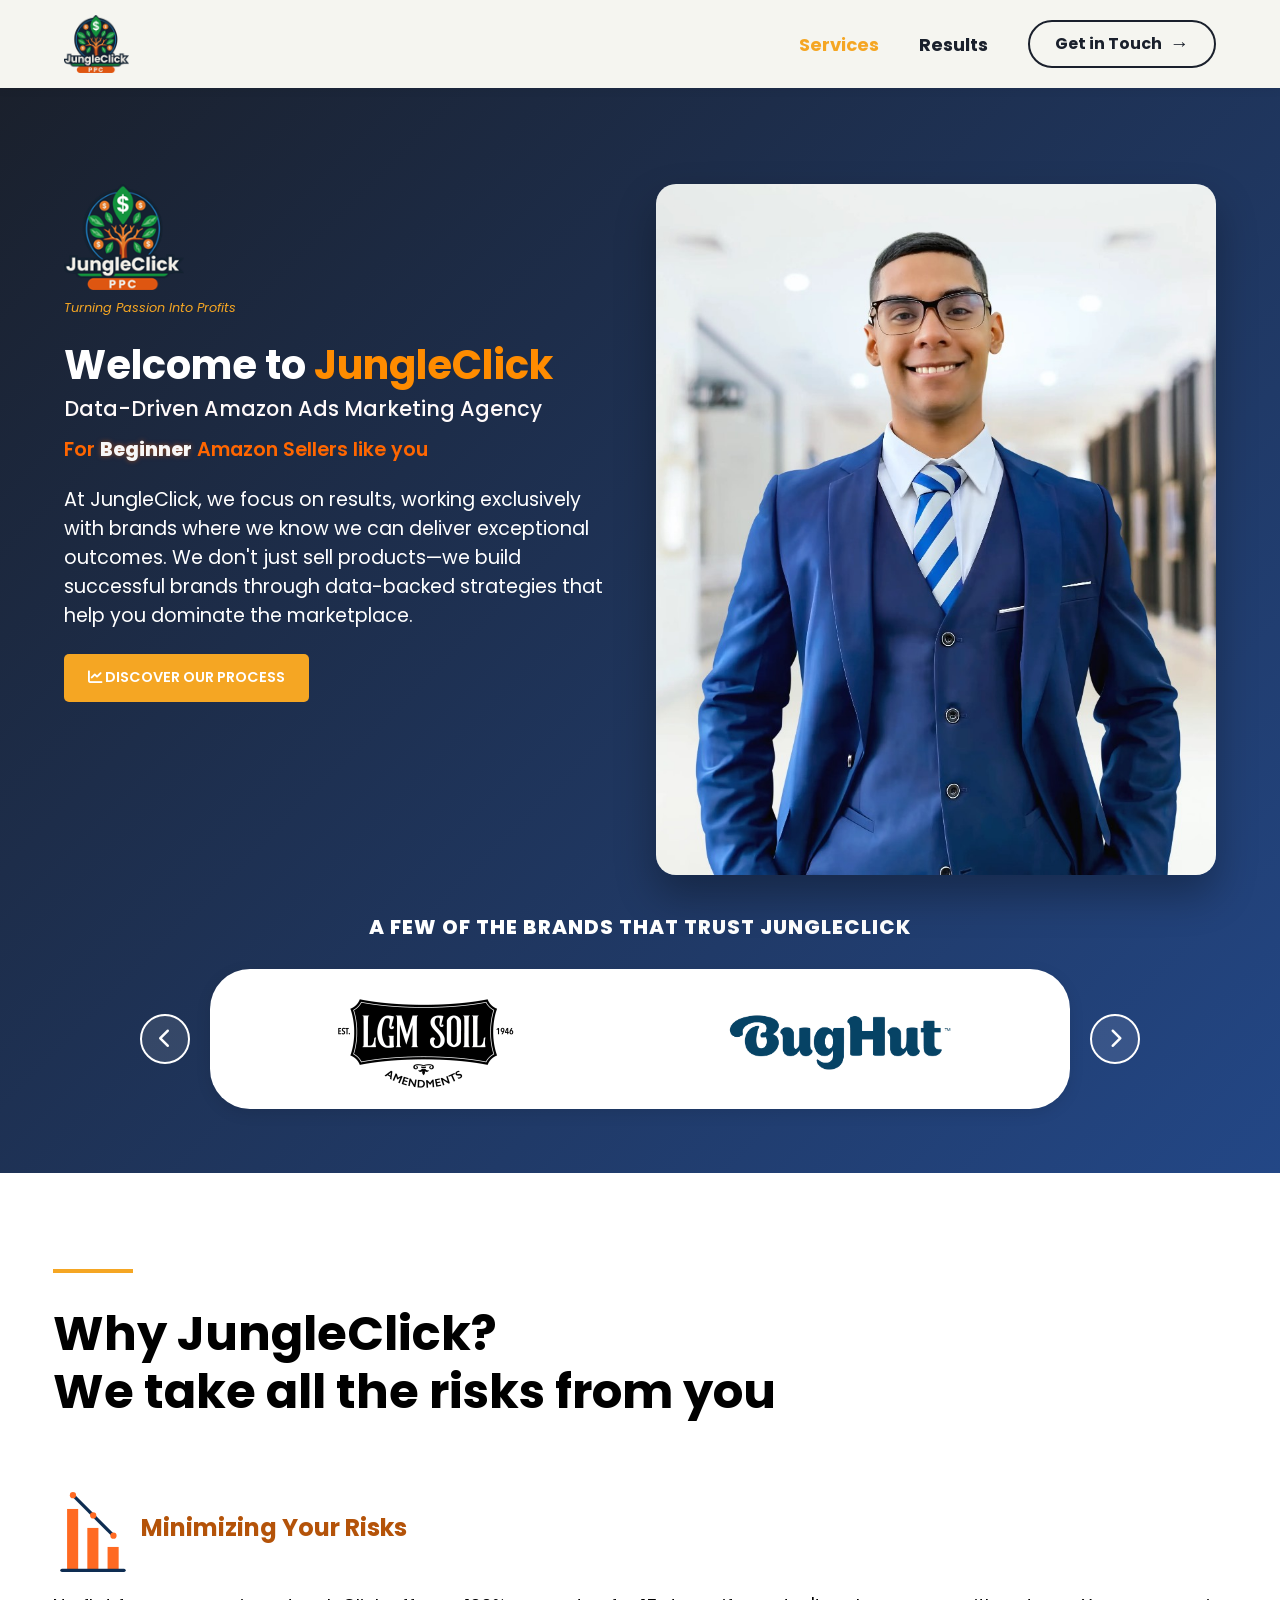
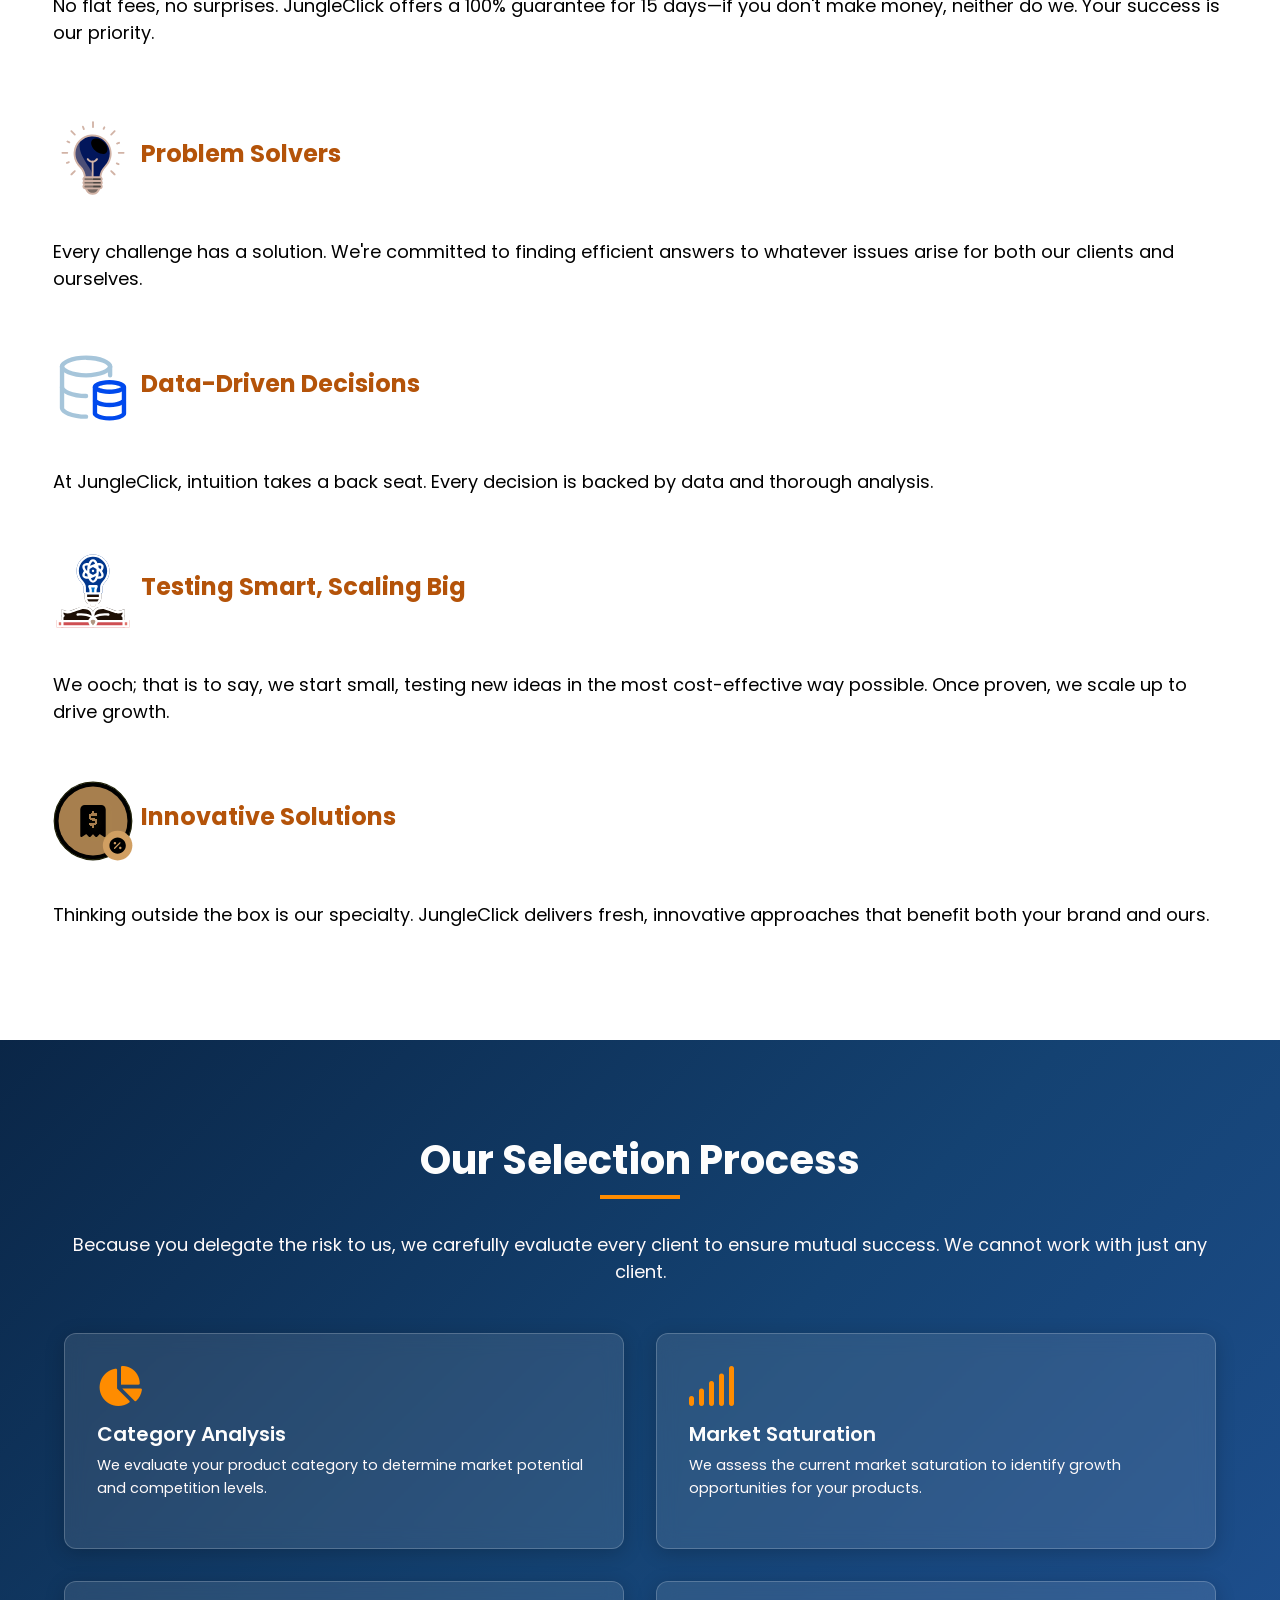
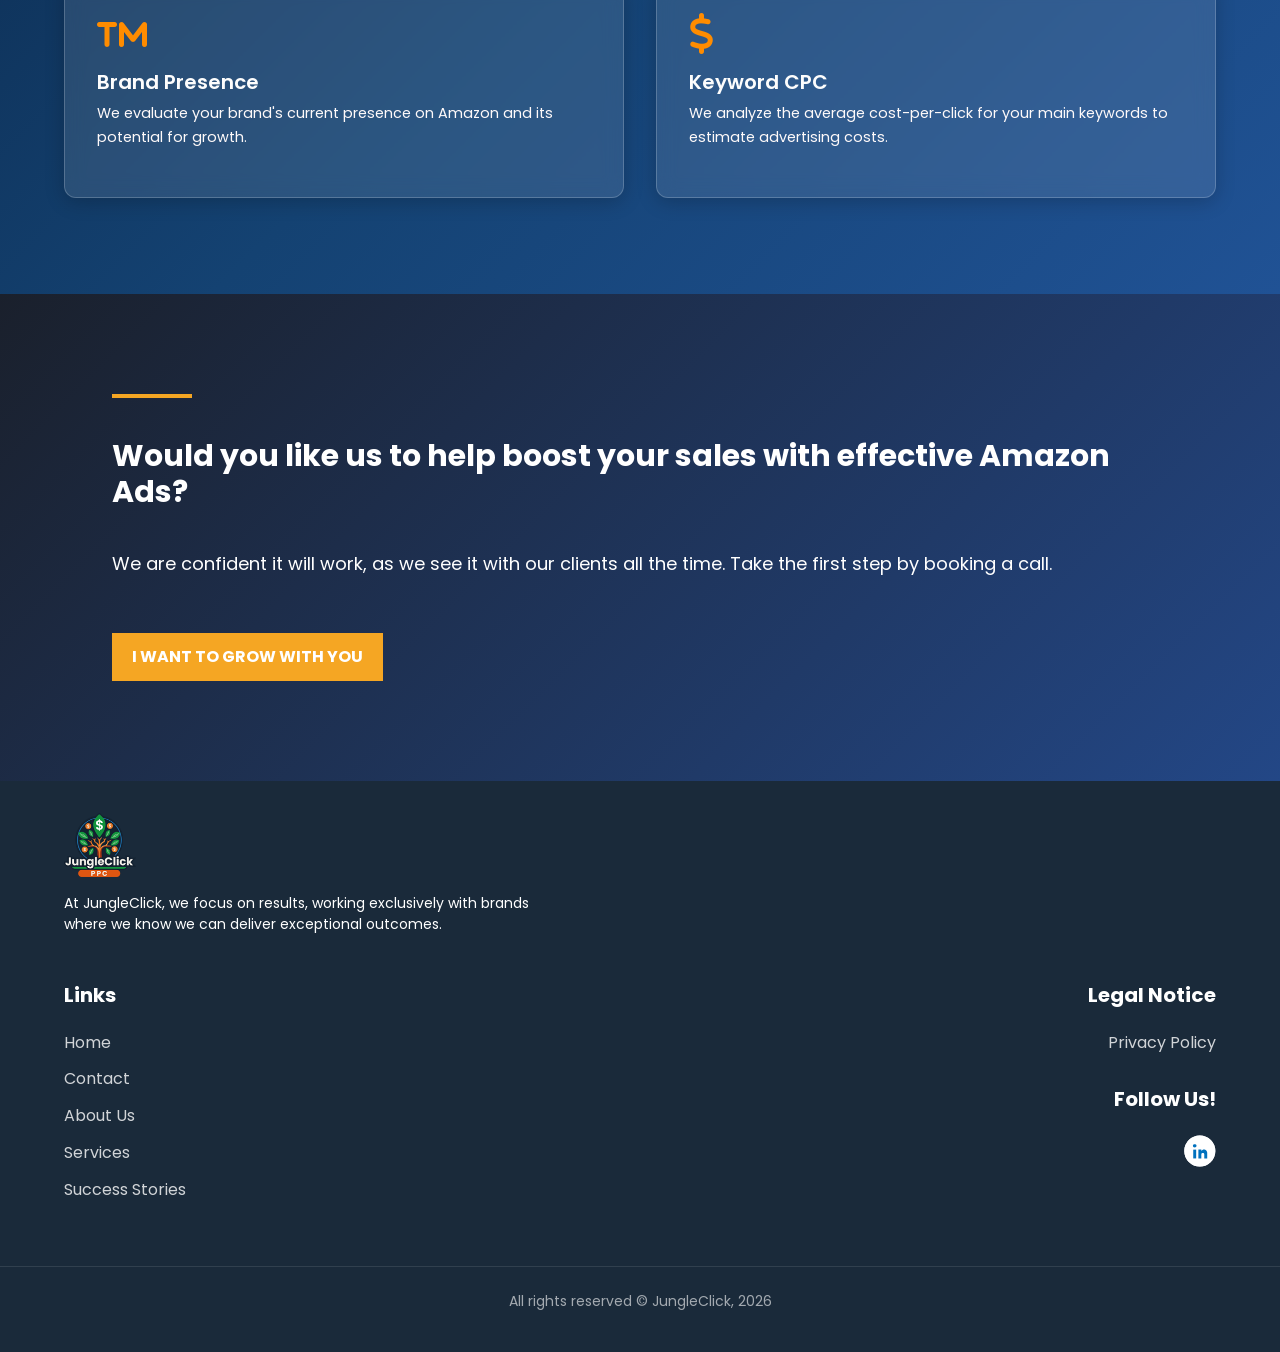
<file: index.html>
<!DOCTYPE html>
<html lang="es">
<head>
    <meta charset="UTF-8">
    <meta name="viewport" content="width=device-width, initial-scale=1">
    <title>JungleClick - Home</title>
    <link rel="stylesheet" href="https://cdn.jsdelivr.net/npm/bootstrap@5.3.0/dist/css/bootstrap.min.css">
    <link rel="stylesheet" href="https://cdnjs.cloudflare.com/ajax/libs/font-awesome/6.0.0/css/all.min.css">
    <link href="https://fonts.googleapis.com/css2?family=Poppins:wght@300;400;500;600;700;800;900&display=swap" rel="stylesheet">
    
    <link rel="stylesheet" href="layout.css">
    
    <style>
        /* ESTILOS ESPECÍFICOS DE HOME (Header, Hero, Carrusel de Marcas, Secciones) */
        @import url('https://fonts.googleapis.com/css2?family=Poppins:wght@300;400;600;700&display=swap');
        
        :root {
            --primary-color: #fdfdfd;
            --secondary-color: #f5a623;
            --bg-color: #1a202c;
            --text-color: #fffafa;
            --button-color: #f5a623;
            --jungle-orange: #ff8c00;
        }

        .home-header {
            min-height: 100vh;
            display: flex;
            align-items: center;
            flex-direction: column;
            justify-content: center;
            background: linear-gradient(135deg, #1a202c 0%, #234786 100%);
            padding-top: 4rem;
        }

        .home-container { width: 90%; max-width: 1200px; margin: 0 auto; padding: 2rem 0; }
        
        .home-header-content { display: flex; flex-direction: column; align-items: flex-start; }
        .home-logo-container { display: flex; flex-direction: column; align-items: flex-start; gap: 0.5rem; animation: fadeInLeft 1s ease-out; }
        .home-logo { width: 120px; height: auto; }
        .home-company-name { font-size: 2rem; font-weight: 700; color: var(--jungle-orange); margin-bottom: 0.5rem; }
        .home-tagline { font-size: 0.8rem; font-style: italic; color: var(--secondary-color); }
        .home-h1 { font-size: 2.5rem; font-weight: 700; line-height: 1.2; margin-top: 0.5rem; animation: fadeInUp 1s ease-out; text-align: left; color: white; }
        .home-highlight { color: var(--jungle-orange); white-space: nowrap; }
        .home-description { font-size: 1rem; max-width: 600px; margin-bottom: 1.5rem; animation: fadeIn 1s ease-out 1s both; text-align: left; color: white; }

        .home-cta-button { display: inline-block; padding: 0.8rem 1.5rem; background-color: var(--button-color); color: white; text-decoration: none; border-radius: 5px; font-weight: 600; transition: all 0.3s ease; text-transform: uppercase; animation: fadeIn 1s ease-out 1.5s both; font-size: 0.9rem; }
        .home-cta-button:hover { background-color: #ff6b00; transform: translateY(-3px); box-shadow: 0 10px 20px rgba(0, 0, 0, 0.2); color: white; }

        .home-image-container { position: relative; width: 100%; padding-bottom: 60%; background-color: rgba(255, 255, 255, 0.1); border-radius: 20px; overflow: hidden; box-shadow: 0 20px 40px rgba(0, 0, 0, 0.3); transition: all 0.3s ease; animation: fadeInRight 1s ease-out; margin-top: 2rem; }
        .home-image-container:hover { transform: scale(1.02); box-shadow: 0 30px 60px rgba(0, 0, 0, 0.4); }
        .home-image-container img { position: absolute; top: 0; left: 50%; transform: translateX(-50%); width: 100%; height: 100%; object-fit: cover; object-position: center top; border-radius: 15px; }

        .home-dynamic-text-container { position: relative; height: 40px; overflow: hidden; margin-bottom: 1rem; animation: fadeIn 1s ease-out 0.75s both; }
        #dynamicText { font-size: 1.2rem; font-weight: 600; color: #ff6600; position: absolute; width: 100%; height: 100%; margin: 0; line-height: 40px; text-align: left; opacity: 1; transition: all 0.5s ease-in-out; }
        .changing-word { display: inline-block; position: relative; transition: all 0.5s ease-in-out; color: #f7f7f7; font-weight: 800; text-shadow: 0 0 5px rgba(255, 102, 0, 0.5); }
        .changing-word.active { animation: rotateWord 0.5s ease-in-out; }

        @keyframes rotateWord { 0% { transform: rotateX(0deg); opacity: 1; } 50% { transform: rotateX(90deg); opacity: 0; } 100% { transform: rotateX(0deg); opacity: 1; } }
        @keyframes fadeIn { from { opacity: 0; } to { opacity: 1; } }
        @keyframes pulse { 0% { transform: scale(1); } 50% { transform: scale(1.1); } 100% { transform: scale(1); } }
        @keyframes fadeInLeft { from { opacity: 0; transform: translateX(-20px); } to { opacity: 1; transform: translateX(0); } }
        @keyframes fadeInRight { from { opacity: 0; transform: translateX(20px); } to { opacity: 1; transform: translateX(0); } }
        @keyframes fadeInUp { from { opacity: 0; transform: translateY(20px); } to { opacity: 1; transform: translateY(0); } }

        .home-why-section { color: black; background-color: white; }
        .home-why-section h1, .home-why-section h3, .home-why-section p { color: black; }
        .home-section-title { font-size: 2.5rem; font-weight: 700; color: var(--jungle-orange); margin-bottom: 2rem; text-align: center; position: relative; padding-bottom: 15px; }
        .home-section-title::after { content: ''; position: absolute; bottom: 0; left: 50%; transform: translateX(-50%); width: 80px; height: 4px; background-color: var(--jungle-orange); }
        
        .home-white-section, .home-blue-section { background: linear-gradient(135deg, #0a2647, #144272, #205295); color: var(--text-color); padding: 4rem 0; }
        .home-white-section .home-section-title, .home-blue-section .home-section-title { color: var(--primary-color); }

        .home-card-container { display: flex; flex-wrap: wrap; gap: 2rem; justify-content: center; }
        .home-card { background: rgba(255, 255, 255, 0.1); backdrop-filter: blur(10px); border-radius: 12px; padding: 2rem; transition: all 0.3s ease; box-shadow: 0 4px 20px rgba(0, 0, 0, 0.2); width: calc(50% - 1rem); display: flex; flex-direction: column; align-items: flex-start; text-align: left; overflow: hidden; position: relative; border: 1px solid rgba(255, 255, 255, 0.2); }
        .home-card::before { content: ''; position: absolute; top: -50%; left: -50%; width: 200%; height: 200%; background: radial-gradient( circle, rgba(255, 255, 255, 0.1) 0%, rgba(255, 255, 255, 0) 70% ); transform: rotate(30deg); transition: all 0.5s ease; opacity: 0; }
        .home-card:hover { transform: translateY(-5px); box-shadow: 0 12px 24px rgba(0, 0, 0, 0.3); }
        .home-card:hover::before { opacity: 1; }
        .home-icon { font-size: 2.5rem; color: var(--jungle-orange); margin-bottom: 1rem; transition: all 0.3s ease; }
        .home-card:hover .home-icon { transform: scale(1.1); }
        .home-card h4 { font-size: 1.25rem; font-weight: 600; margin-bottom: 0.5rem; color: var(--primary-color); }
        .home-card p { font-size: 0.9rem; color: var(--text-color); line-height: 1.6; }

        /* Responsive */
        @media (max-width: 992px) {
            .home-card { width: 100%; }
            .home-header-content { flex-direction: column; align-items: flex-start; justify-content: space-between; }
            .home-text-content { flex: 1; padding-right: 2rem; }
            .home-image-container { flex: 1; margin-top: 0; }
        }
        @media (max-width: 768px) {
            .home-logo { width: 100px; }
            .home-h1 { font-size: 2rem; }
            #dynamicText { font-size: 1rem; }
            .home-description { font-size: 0.9rem; }
            .home-cta-button { font-size: 0.8rem; padding: 0.7rem 1.2rem; display: block; text-align: center; margin: 0 auto; }
            .home-image-container { padding-bottom: 100%; margin-top: 2rem; }
            .home-image-container img { object-position: center 20%; }
            .home-text-content { flex: 1; }
        }
        @media (min-width: 768px) {
            .home-header-content { flex-direction: row; align-items: flex-start; justify-content: space-between; }
            .home-text-content { flex: 1; padding-right: 2rem; }
            .home-image-container { flex: 1; margin-top: 0; }
        }
        @media (min-width: 1024px) {
            .home-description { font-size: 1.2rem; }
        }

        /* --- ESTILOS DEL CARRUSEL DE MARCAS --- */
        .brands-trust-section { margin-top: 40px; width: 100%; padding-bottom: 2rem; }
        .brands-trust-title { font-size: 20px; font-weight: 750; color: white; letter-spacing: 1px; margin-left: 0; margin-bottom: 30px; text-align: center; }
        
        .brands-carousel-wrapper {
            display: flex; align-items: center; justify-content: center; gap: 20px;
            max-width: 1000px; margin: 0 auto;
        }

        .carousel-arrow {
            background: rgba(255, 255, 255, 0.1); border: 2px solid white; color: white;
            width: 50px; height: 50px; border-radius: 50%;
            display: flex; align-items: center; justify-content: center;
            cursor: pointer; font-size: 20px; transition: all 0.3s ease; flex-shrink: 0;
        }
        .carousel-arrow:hover { background: #f5a623; border-color: #f5a623; transform: scale(1.1); }

        .brands-container {
            background: white; border-radius: 40px; padding: 20px 0;
            width: 100%; overflow: hidden; position: relative;
            box-shadow: 0 4px 15px rgba(0,0,0,0.1);
        }

        .brands-track { display: flex; width: 100%; }

        .brand-slide {
            min-width: 50%;
            box-sizing: border-box;
            display: flex;
            justify-content: center;
            align-items: center;
            padding: 0 20px;
        }

        .brand-logo-1, .brand-logo-2, .brand-logo-3, .brand-logo-4 { width: 200px; height: 100px; display: flex; align-items: center; justify-content: center; flex-shrink: 0; }
        .brand-logo-1 img { max-width: 200%; max-height: 200%; object-fit: contain; display: block; }
        .brand-logo-2 img { max-width: 125%; max-height: 125%; object-fit: contain; display: block; margin-right: 30px; }
        .brand-logo-3 img { max-width: 120%; max-height: 120%; object-fit: contain; display: block; }
        .brand-logo-4 img { max-width: 125%; max-height: 125%; object-fit: contain; display: block; }

        @media (max-width: 768px) {
            .brand-slide { min-width: 100%; }
        }
    </style>
</head>
<body>

    <div class="nav-panel"></div>

    <header class="home-header">
        <div class="home-container">
            <div class="home-header-content">
                <div class="home-text-content">
                    <div class="home-logo-container" id="logoContainer">
                        <img src="assets/img/logo.png" alt="JungleClick Logo" class="home-logo" />
                        <p class="home-tagline">Turning Passion Into Profits</p>
                    </div>
                    <h1 class="home-h1">Welcome to <span class="home-highlight">JungleClick</span></h1>
                    <h2 style="color: var(--text-color); font-size: 1.3rem; margin-bottom: 0.5rem; text-align: left;">
                        Data-Driven Amazon Ads Marketing Agency
                    </h2>
                    <div class="home-dynamic-text-container">
                        <p id="dynamicText">
                            For <span class="changing-word">Ambitious</span> Amazon Sellers like you
                        </p>
                    </div>
                    <p class="home-description">
                        At JungleClick, we focus on results, working exclusively with brands where
                        we know we can deliver exceptional outcomes. We don't just sell
                        products—we build successful brands through data-backed strategies that
                        help you dominate the marketplace.
                    </p>
                    <a href="#process" class="home-cta-button">
                        <i class="fas fa-chart-line"></i> Discover Our Process
                    </a>
                </div>
                <div class="home-image-container">
                    <img src="assets/img/photo_cut.png" alt="JungleClick Team Member" />
                </div>
            </div>

            <div class="brands-trust-section">
                <h3 class="brands-trust-title">A FEW OF THE BRANDS THAT TRUST JUNGLECLICK</h3>
                
                <div class="brands-carousel-wrapper">
                    <button class="carousel-arrow left-arrow" onclick="prevSlide()">
                        <i class="fas fa-chevron-left"></i>
                    </button>
                    <div class="brands-container">
                        <div class="brands-track" id="brandsTrack">
                            <div class="brand-slide"><div class="brand-logo-1"><img src="assets/img/lgm soil.png" alt="LGM Soil"></div></div>
                            <div class="brand-slide"><div class="brand-logo-2"><img src="assets/img/bughut.png" alt="Bug Hut"></div></div>
                            <div class="brand-slide"><div class="brand-logo-3"><img src="assets/img/ultimatum.png" alt="Ultimatum"></div></div>
                            <div class="brand-slide"><div class="brand-logo-4"><img src="assets/img/better.png" alt="Better"></div></div>
                        </div>
                    </div>
                    <button class="carousel-arrow right-arrow" onclick="nextSlide()">
                        <i class="fas fa-chevron-right"></i>
                    </button>
                </div>
            </div>

        </div>
    </header>

    <main>
        <section id="why-jungleclick" class="home-why-section">
            <div style="width: 91.666%; max-width: 1200px; margin: 0 auto; display: flex; flex-direction: column; gap: 4rem; padding: 6rem 0;">
                <div style="display: flex; flex-direction: column; gap: 2rem;">
                    <div style="display: flex; flex-direction: column; gap: 2rem;">
                        <div style="width: 5rem; height: 0.25rem; background-color: #f5a623;"></div>
                        <h1 style="font-weight: 700; font-size: 3rem; color: black;">
                            <span>Why JungleClick?</span><br />
                            <span style="font-size: 3rem;">We take all the risks from you</span>
                        </h1>
                    </div>
                </div>
                <div style="display: flex; flex-direction: column; gap: 1.25rem;">
                    <div style="display: flex; flex-direction: column; gap: 2.5rem;">
                        <div style="display: flex; flex-direction: column; gap: 1.25rem; margin-bottom: 1rem;">
                             <div style="display: flex; gap: 0.5rem; align-items: center;">
                                <img src="./assets/svg/statitics.svg" alt="risks" style="width: 5rem; height: 5rem; filter: invert(1);" />
                                <h3 style="font-weight: 700; font-size: 1.5rem; color: #b45309;">Minimizing Your Risks</h3>
                            </div>
                            <p style="font-size: 1.125rem; color: black;">
                                No flat fees, no surprises. JungleClick offers a 100% guarantee
                                for 15 days—if you don't make money, neither do we. Your success is
                                our priority.
                            </p>
                        </div>
                        <div style="display: flex; gap: 0.5rem; align-items: center;">
                            <img src="./assets/svg/ligh_1.svg" alt="risks" style="width: 5rem; height: 5rem; filter: invert(1);" />
                            <h3 style="font-weight: 700; font-size: 1.5rem; color: #b45309;">Problem Solvers</h3>
                        </div>
                        <p style="font-size: 1.125rem; color: black;">Every challenge has a solution. We're committed to finding efficient
                            answers to whatever issues arise for both our clients and ourselves.</p>

                        <div style="display: flex; gap: 0.5rem; align-items: center;">
                            <img src="./assets/svg/data_1.svg" alt="risks" style="width: 5rem; height: 5rem; filter: invert(1);" />
                            <h3 style="font-weight: 700; font-size: 1.5rem; color: #b45309;">Data-Driven Decisions</h3>
                        </div>
                        <p style="font-size: 1.125rem; color: black;">At JungleClick, intuition takes a back seat. Every decision is
                            backed by data and thorough analysis.</p>

                        <div style="display: flex; gap: 0.5rem; align-items: center;">
                            <img src="./assets/svg/experiment_1.svg" alt="risks" style="width: 5rem; height: 5rem; filter: invert(1);" />
                            <h3 style="font-weight: 700; font-size: 1.5rem; color: #b45309;">Testing Smart, Scaling Big</h3>
                        </div>
                        <p style="font-size: 1.125rem; color: black;">We ooch; that is to say, we start small, testing new ideas in the
                            most cost-effective way possible. Once proven, we scale up to drive
                            growth.</p>

                        <div style="display: flex; gap: 0.5rem; align-items: center;">
                            <img src="./assets/svg/Icon.svg" alt="risks" style="width: 5rem; height: 5rem; filter: invert(1);" />
                            <h3 style="font-weight: 700; font-size: 1.5rem; color: #b45309;">Innovative Solutions</h3>
                        </div>
                        <p style="font-size: 1.125rem; color: black;">Thinking outside the box is our specialty. JungleClick delivers
                            fresh, innovative approaches that benefit both your brand and ours.</p>
                    </div>
                </div>
            </div>
        </section>

        <section id="process" class="home-white-section">
            <div class="home-container">
                <h2 class="home-section-title">Our Selection Process</h2>
                <p style="text-align: center; font-size: 1.125rem; margin-bottom: 3rem;">
                    Because you delegate the risk to us, we carefully evaluate every client
                    to ensure mutual success. We cannot work with just any client.
                </p>
                <div class="home-card-container">
                    <div class="home-card">
                        <i class="fas fa-chart-pie home-icon"></i>
                        <h4>Category Analysis</h4>
                        <p>We evaluate your product category to determine market potential and competition levels.</p>
                    </div>
                    <div class="home-card">
                        <i class="fas fa-signal home-icon"></i>
                        <h4>Market Saturation</h4>
                        <p>We assess the current market saturation to identify growth opportunities for your products.</p>
                    </div>
                    <div class="home-card">
                        <i class="fas fa-trademark home-icon"></i>
                        <h4>Brand Presence</h4>
                        <p>We evaluate your brand's current presence on Amazon and its potential for growth.</p>
                    </div>
                    <div class="home-card">
                        <i class="fas fa-dollar-sign home-icon"></i>
                        <h4>Keyword CPC</h4>
                        <p>We analyze the average cost-per-click for your main keywords to estimate advertising costs.</p>
                    </div>
                </div>
            </div>
        </section>

        <section style="background: linear-gradient(135deg, #1a202c 0%, #234786 100%) ; padding: 5rem 1.25rem;">
            <div style="width: 91.666%; max-width: 1200px; margin: 0 auto; color: white; padding: 1.25rem 2.5rem; max-width: 1200px;">
                <div>
                    <div style="width: 5rem; height: 0.25rem; background-color: #f5a623;"></div>
                    <h2 style="font-weight: 700; font-size: 1.875rem; padding-top: 2.5rem; margin-bottom: 1rem;">
                        Would you like us to help boost your sales with effective Amazon Ads?
                    </h2>
                    <p style="margin-top: 2.5rem; font-size: 1.125rem;">
                        We are confident it will work, as we see it with our clients all the time.
                        Take the first step by booking a call.
                    </p>
                </div>
                <div style="display: flex; justify-content: flex-start; align-items: center; padding-top: 2.5rem;">
                    <a target="_blank" href="https://calendar.app.google/9PVF3Lyapjcjinua7" style="text-transform: uppercase; padding: 0.75rem 1.25rem; background-color: #f5a623; text-decoration: none; font-size: 1rem; font-weight: 700; color: white; text-align: center; display: inline-block;">
                        I want to grow with you
                    </a>
                </div>
            </div>
        </section>
    </main>

    <div class="footer-panel"></div>

    <script src="navbar.js"></script>
    <script src="footer.js"></script>
    <script src="https://cdn.jsdelivr.net/npm/bootstrap@5.3.0/dist/js/bootstrap.bundle.min.js"></script>
    <script>
        // SCRIPT 1: Animación de texto
        const words = ['Beginner', 'Intermediate', 'Advanced'];
        let currentIndex = 0;
        function changeWord() {
            const changingWord = document.querySelector('.changing-word');
            if (changingWord) {
                changingWord.classList.remove('active');
                setTimeout(() => {
                    changingWord.textContent = words[currentIndex];
                    changingWord.classList.add('active');
                    currentIndex = (currentIndex + 1) % words.length;
                }, 300);
            }
        }
        setInterval(changeWord, 2000);

        // SCRIPT 2: CARRUSEL INFINITO
        const track = document.getElementById('brandsTrack');
        let isAnimating = false; 

        function nextSlide() {
            if (isAnimating) return;
            isAnimating = true;
            const slideWidth = window.innerWidth <= 768 ? 100 : 50;
            track.style.transition = 'transform 0.5s ease-in-out';
            track.style.transform = `translateX(-${slideWidth}%)`;
            setTimeout(() => {
                track.appendChild(track.firstElementChild);
                track.style.transition = 'none';
                track.style.transform = 'translateX(0)';
                isAnimating = false;
            }, 500);
        }

        function prevSlide() {
            if (isAnimating) return;
            isAnimating = true;
            const slideWidth = window.innerWidth <= 768 ? 100 : 50;
            track.style.transition = 'none';
            track.insertBefore(track.lastElementChild, track.firstElementChild);
            track.style.transform = `translateX(-${slideWidth}%)`;
            setTimeout(() => {
                track.style.transition = 'transform 0.5s ease-in-out';
                track.style.transform = 'translateX(0)';
                setTimeout(() => { isAnimating = false; }, 500);
            }, 10);
        }
    </script>
</body>
</html>
</file>
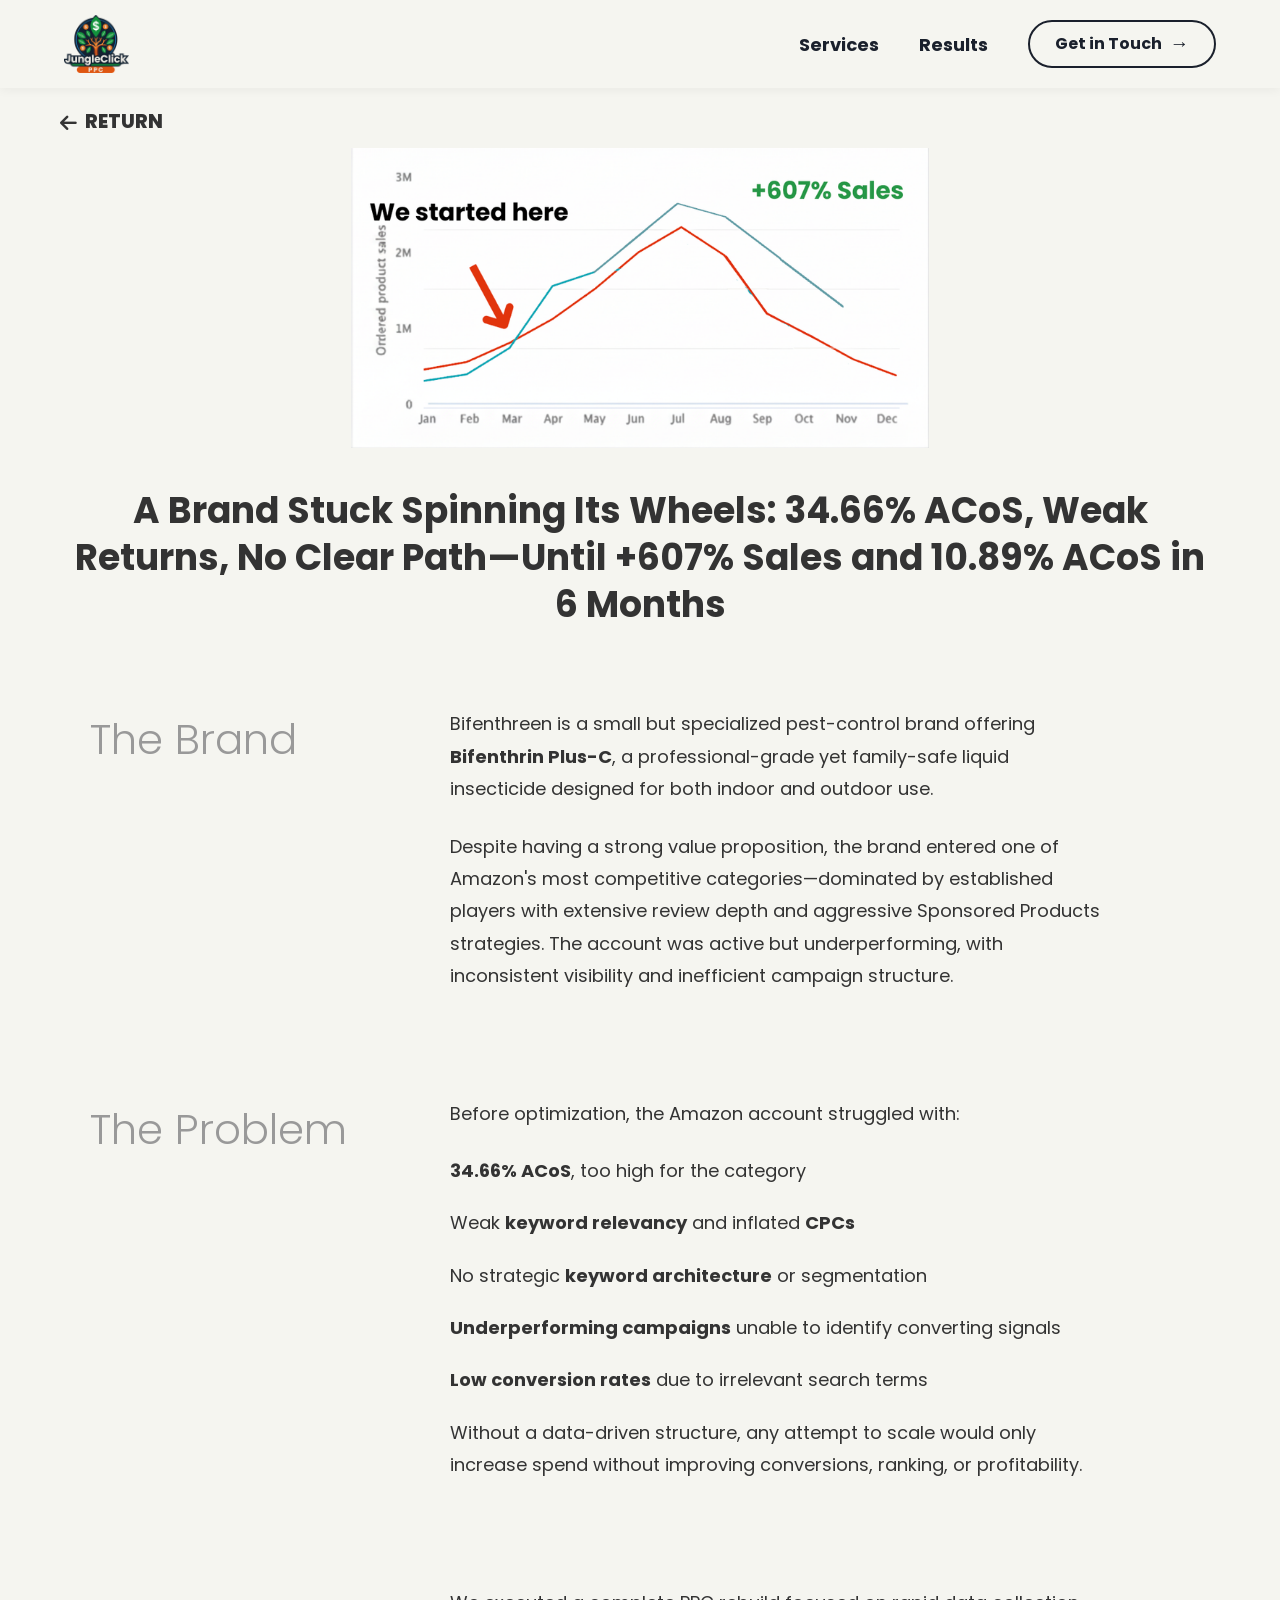
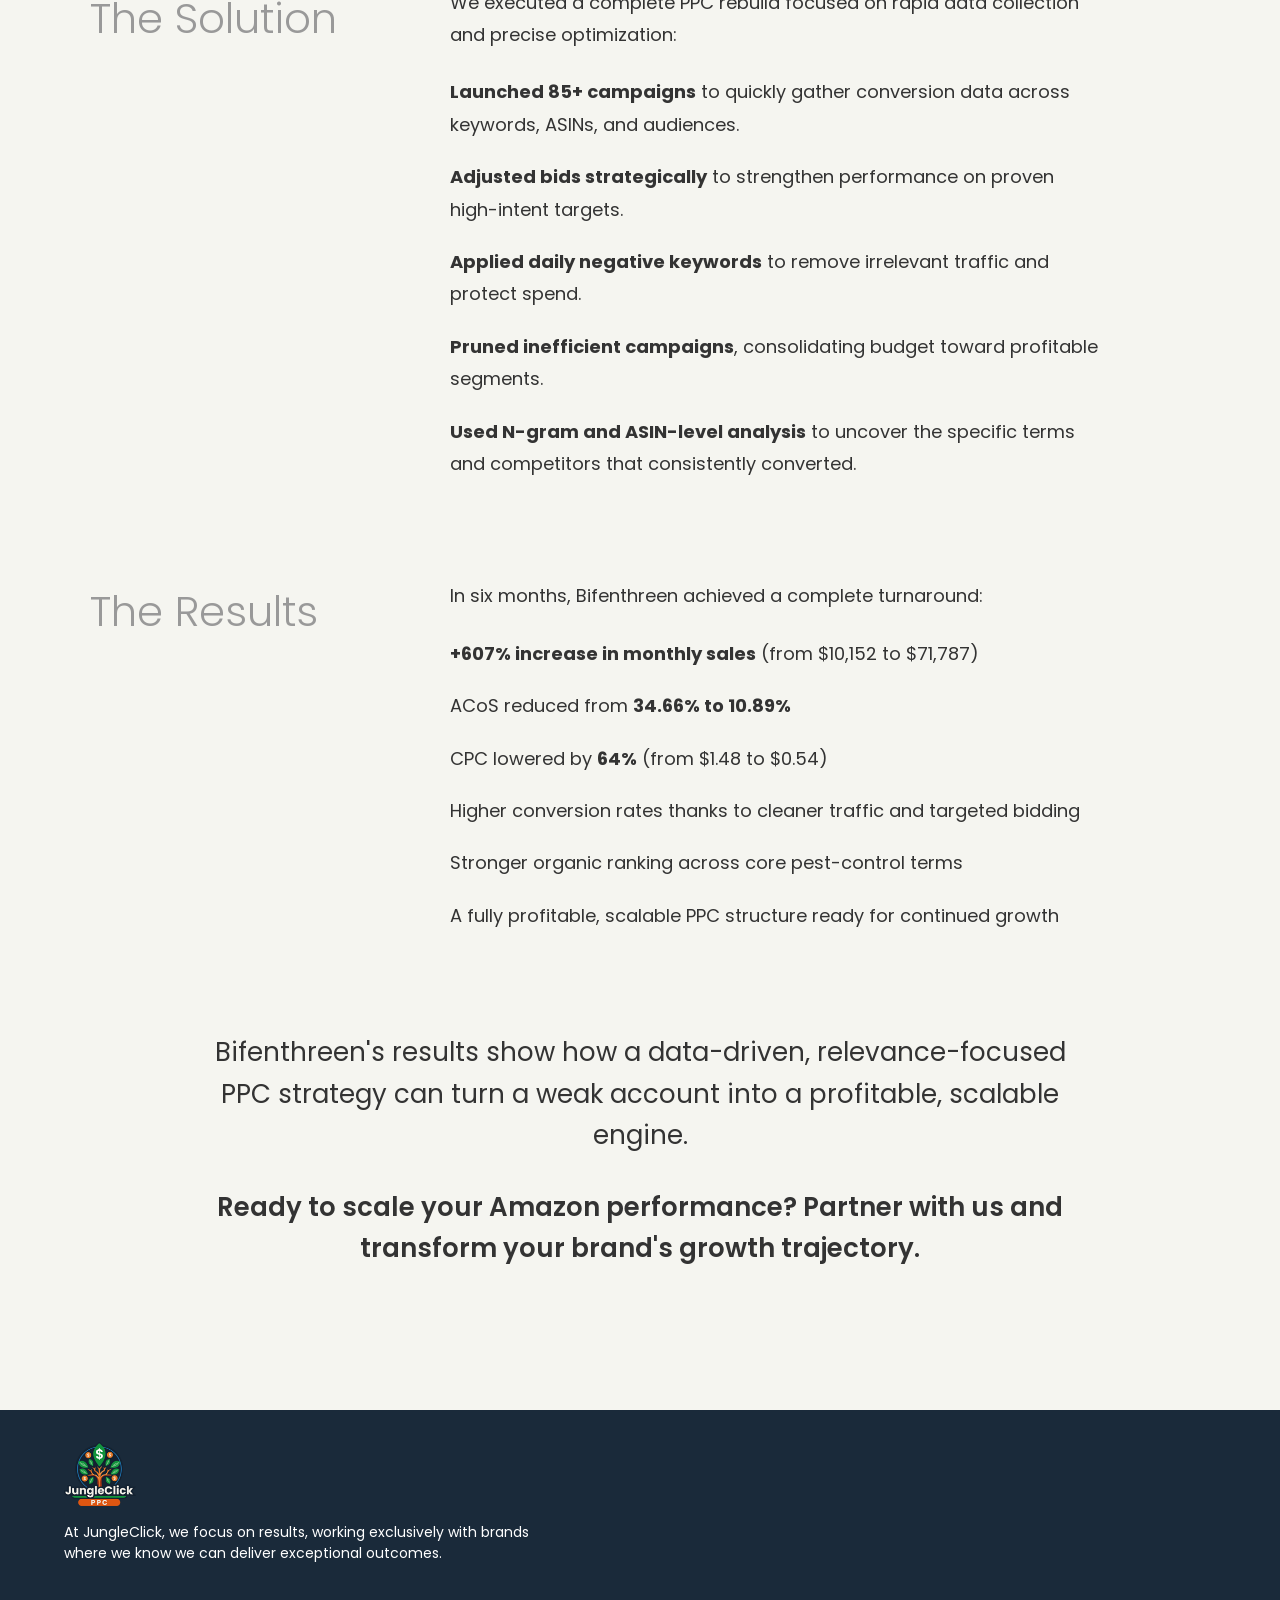
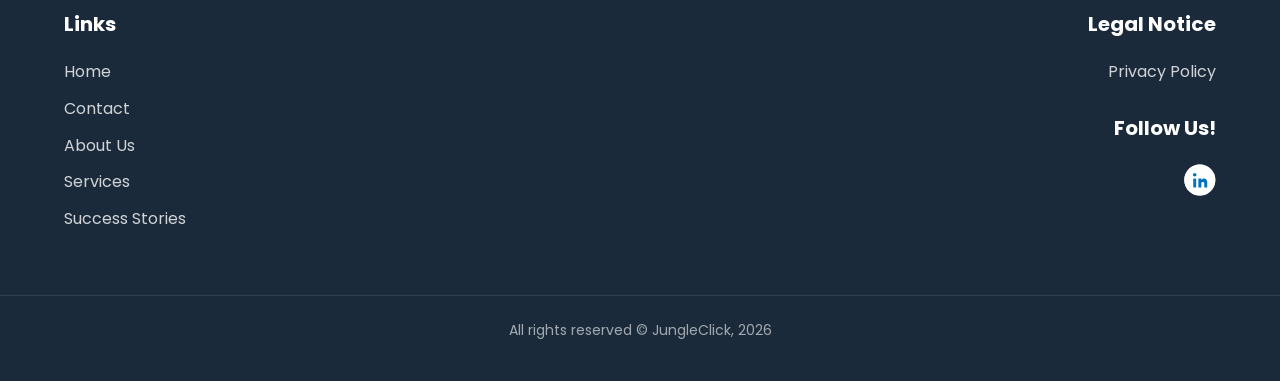
<file: bifenthrin.html>
<!DOCTYPE html>
<html lang="es">
<head>
    <meta charset="UTF-8">
    <meta name="viewport" content="width=device-width, initial-scale=1">
    <title>JungleClick - Bifenthrin</title>
    <link rel="stylesheet" href="https://cdn.jsdelivr.net/npm/bootstrap@5.3.0/dist/css/bootstrap.min.css">
    <link rel="stylesheet" href="https://cdnjs.cloudflare.com/ajax/libs/font-awesome/6.0.0/css/all.min.css">
    <link href="https://fonts.googleapis.com/css2?family=Poppins:wght@300;400;500;600;700;800;900&display=swap" rel="stylesheet">
    
    <link rel="stylesheet" href="layout.css">
    
    <style>
        /* ESTILOS ESPECIFICOS */
        
        .content-container { 
            max-width: 1200px; 
            margin: 0 auto; 
            padding: 60px 20px; 
            position: relative; /* Para posicionar el botón de retorno */
        }
        
        .chart { 
            width: 100%; 
            height: 300px; 
            background: none; 
            border-radius: 8px; 
            display: flex; 
            align-items: center; 
            justify-content: center; 
            position: relative; 
            overflow: hidden; 
            margin-bottom: 40px; 
        }
        .chart img { width: 100%; height: 100%; object-fit: contain; }

        .large-headline { font-size: 36px; font-weight: 700; text-align: center; margin: 100px 0 80px 0; line-height: 1.3; }

        .two-column-section { display: grid; grid-template-columns: 300px 1fr; gap: 60px; margin: 80px 0; align-items: start; }
        .section-label { font-size: 42px; font-weight: 300; color: #999; position: sticky; top: 120px; }
        .section-content { font-size: 18px; line-height: 1.8; }
        .section-content p { margin-bottom: 25px; }
        .section-content ul { list-style: none; padding: 0; margin: 20px 0; }
        .section-content ul li { margin-bottom: 20px; padding-left: 0; }
        .section-content ul li strong { font-weight: 700; }
        
        /* Estilo profesional para el enlace de retorno */
        .return-link {
            position: absolute;
            top: 20px;
            left: 20px;
            font-size: 1.2rem;
            color: #333;
            font-weight: 800; /* Bold fuerte */
            text-transform: uppercase;
            text-decoration: none;
            display: inline-flex;
            align-items: center;
            gap: 8px;
            transition: all 0.3s ease;
            z-index: 10;
            cursor: pointer;
        }
        
        .return-link i {
            transition: transform 0.3s ease;
        }

        .return-link:hover {
            color: #f5a623; /* Jungle orange */
            transform: translateX(-5px); /* Animación hacia la izquierda */
        }

        /* Responsive */
        @media (max-width: 992px) {
            .two-column-section { grid-template-columns: 1fr; gap: 40px; }
            .section-label { position: static; font-size: 32px; }
            .return-link { top: 10px; left: 10px; }
        }
    </style>
</head>
<body>

    <div class="nav-panel"></div>

    <div class="content-container">
        
        <a href="results.html#stories" class="return-link">
            <i class="fas fa-arrow-left"></i> RETURN
        </a>

        <div class="chart">
            <img src="assets/img/grafico bifenthrin.png" alt="Bifenthrin Performance Chart">
        </div>

        <div class="large-headline" style="max-width: 1200px; margin: 0 auto 80px auto;">
            A Brand Stuck Spinning Its Wheels: 34.66% ACoS, Weak Returns, No Clear Path—Until +607% Sales and 10.89% ACoS in 6 Months
        </div>

        <div class="two-column-section" style="max-width: 1100px; margin-left: auto; margin-right: auto;">
            <div class="section-label">The Brand</div>
            <div class="section-content" style="max-width: 650px;">
                <p>Bifenthreen is a small but specialized pest-control brand offering <strong>Bifenthrin Plus-C</strong>, a professional-grade yet family-safe liquid insecticide designed for both indoor and outdoor use.</p>
                <p>Despite having a strong value proposition, the brand entered one of Amazon's most competitive categories—dominated by established players with extensive review depth and aggressive Sponsored Products strategies. The account was active but underperforming, with inconsistent visibility and inefficient campaign structure.</p>
            </div>
        </div>

        <div class="two-column-section" style="max-width: 1100px; margin-left: auto; margin-right: auto;">
            <div class="section-label">The Problem</div>
            <div class="section-content" style="max-width: 650px;">
                <p>Before optimization, the Amazon account struggled with:</p>
                <ul>
                    <li><strong>34.66% ACoS</strong>, too high for the category</li>
                    <li>Weak <strong>keyword relevancy</strong> and inflated <strong>CPCs</strong></li>
                    <li>No strategic <strong>keyword architecture</strong> or segmentation</li>
                    <li><strong>Underperforming campaigns</strong> unable to identify converting signals</li>
                    <li><strong>Low conversion rates</strong> due to irrelevant search terms</li>
                </ul>
                <p>Without a data-driven structure, any attempt to scale would only increase spend without improving conversions, ranking, or profitability.</p>
            </div>
        </div>

        <div class="two-column-section" style="max-width: 1100px; margin-left: auto; margin-right: auto;">
            <div class="section-label">The Solution</div>
            <div class="section-content" style="max-width: 650px;">
                <p>We executed a complete PPC rebuild focused on rapid data collection and precise optimization:</p>
                <ul>
                    <li><strong>Launched 85+ campaigns</strong> to quickly gather conversion data across keywords, ASINs, and audiences.</li>
                    <li><strong>Adjusted bids strategically</strong> to strengthen performance on proven high-intent targets.</li>
                    <li><strong>Applied daily negative keywords</strong> to remove irrelevant traffic and protect spend.</li>
                    <li><strong>Pruned inefficient campaigns</strong>, consolidating budget toward profitable segments.</li>
                    <li><strong>Used N-gram and ASIN-level analysis</strong> to uncover the specific terms and competitors that consistently converted.</li>
                </ul>
            </div>
        </div>

        <div class="two-column-section" style="max-width: 1100px; margin-left: auto; margin-right: auto;">
            <div class="section-label">The Results</div>
            <div class="section-content" style="max-width: 650px;">
                <p>In six months, Bifenthreen achieved a complete turnaround:</p>
                <ul>
                    <li><strong>+607% increase in monthly sales</strong> (from $10,152 to $71,787)</li>
                    <li>ACoS reduced from <strong>34.66% to 10.89%</strong></li>
                    <li>CPC lowered by <strong>64%</strong> (from $1.48 to $0.54)</li>
                    <li>Higher conversion rates thanks to cleaner traffic and targeted bidding</li>
                    <li>Stronger organic ranking across core pest-control terms</li>
                    <li>A fully profitable, scalable PPC structure ready for continued growth</li>
                </ul>
            </div>
        </div>

        <div style="max-width: 900px; margin: 80px auto; text-align: center;">
            <p style="font-size: 26px; line-height: 1.6; margin-bottom: 30px;">
                Bifenthreen's results show how a data-driven, relevance-focused PPC strategy can turn a weak account into a profitable, scalable engine.
            </p>
            <p style="font-size: 26px; line-height: 1.6; font-weight: 600;">
                Ready to scale your Amazon performance? Partner with us and transform your brand's growth trajectory.
            </p>
        </div>
    </div>

    <div class="footer-panel"></div>

    <script src="navbar.js"></script>
    <script src="footer.js"></script>
    <script src="https://cdn.jsdelivr.net/npm/bootstrap@5.3.0/dist/js/bootstrap.bundle.min.js"></script>
</body>
</html>
</file>
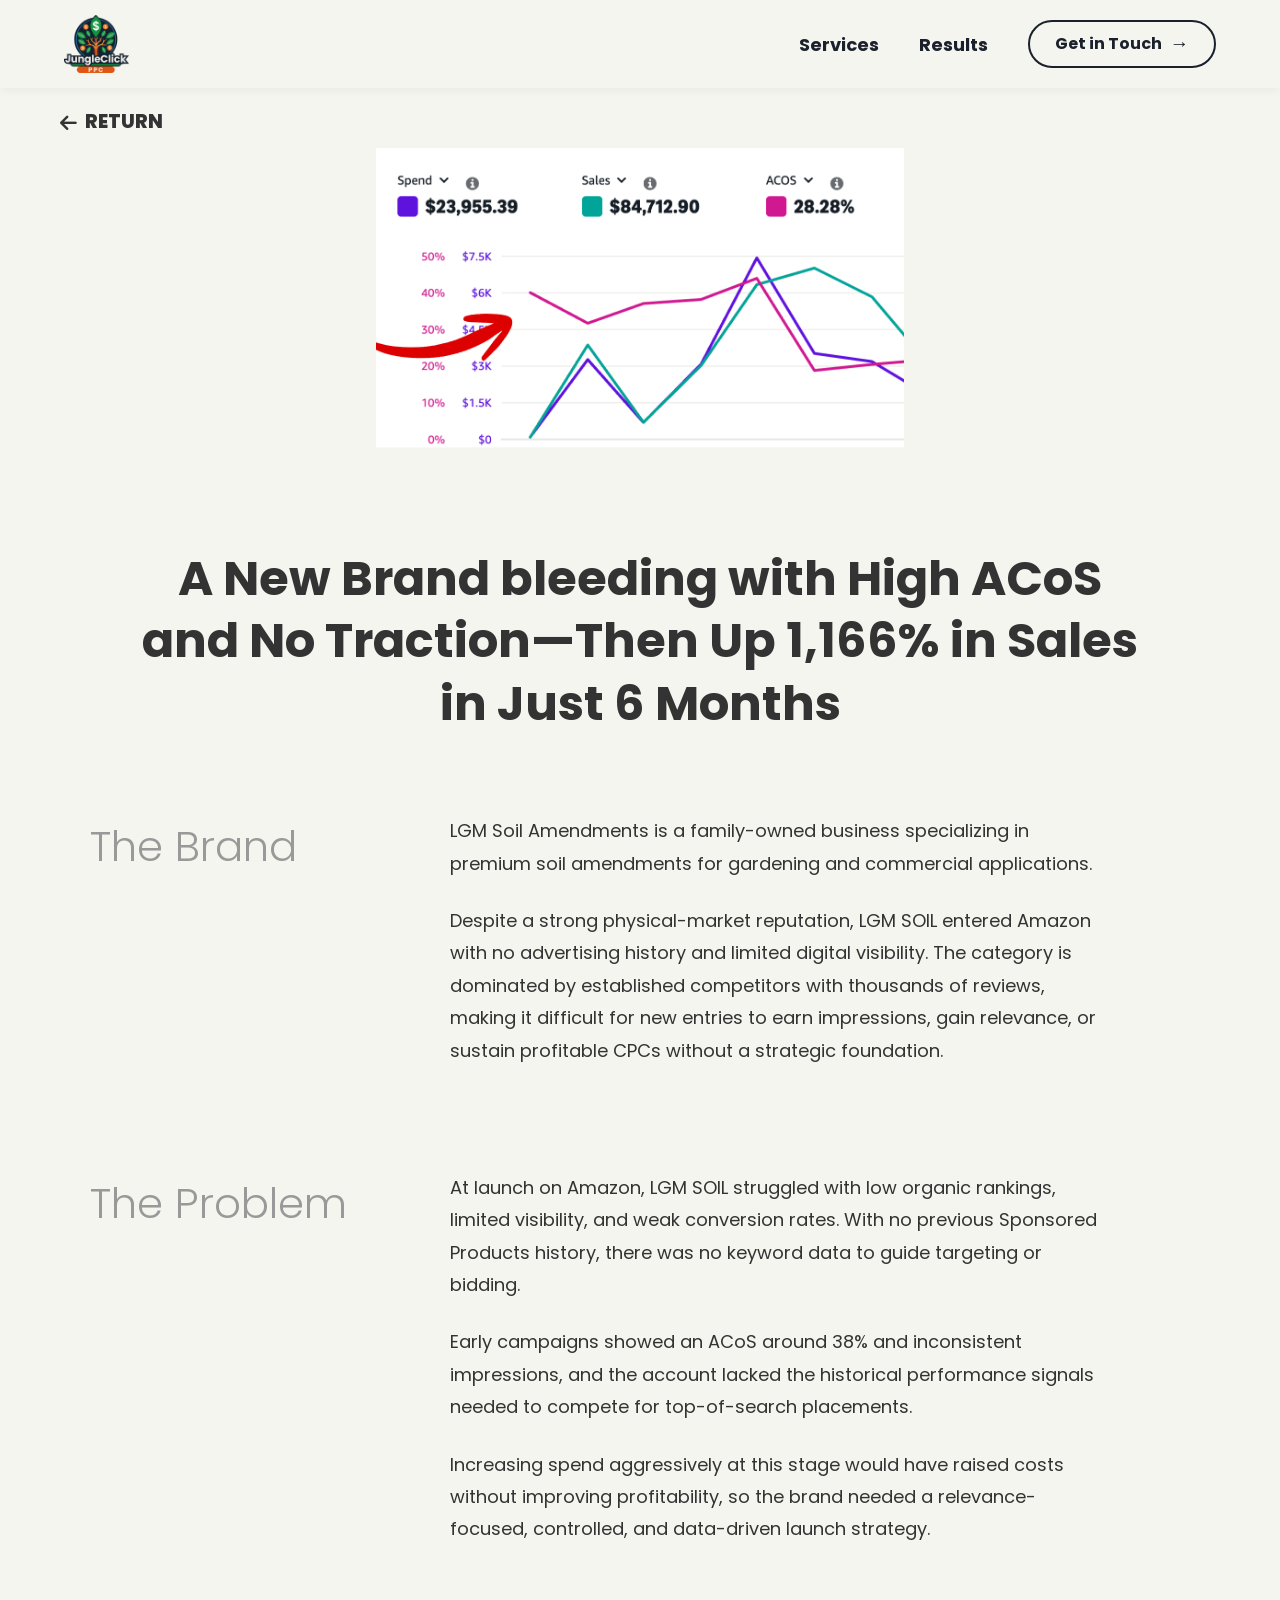
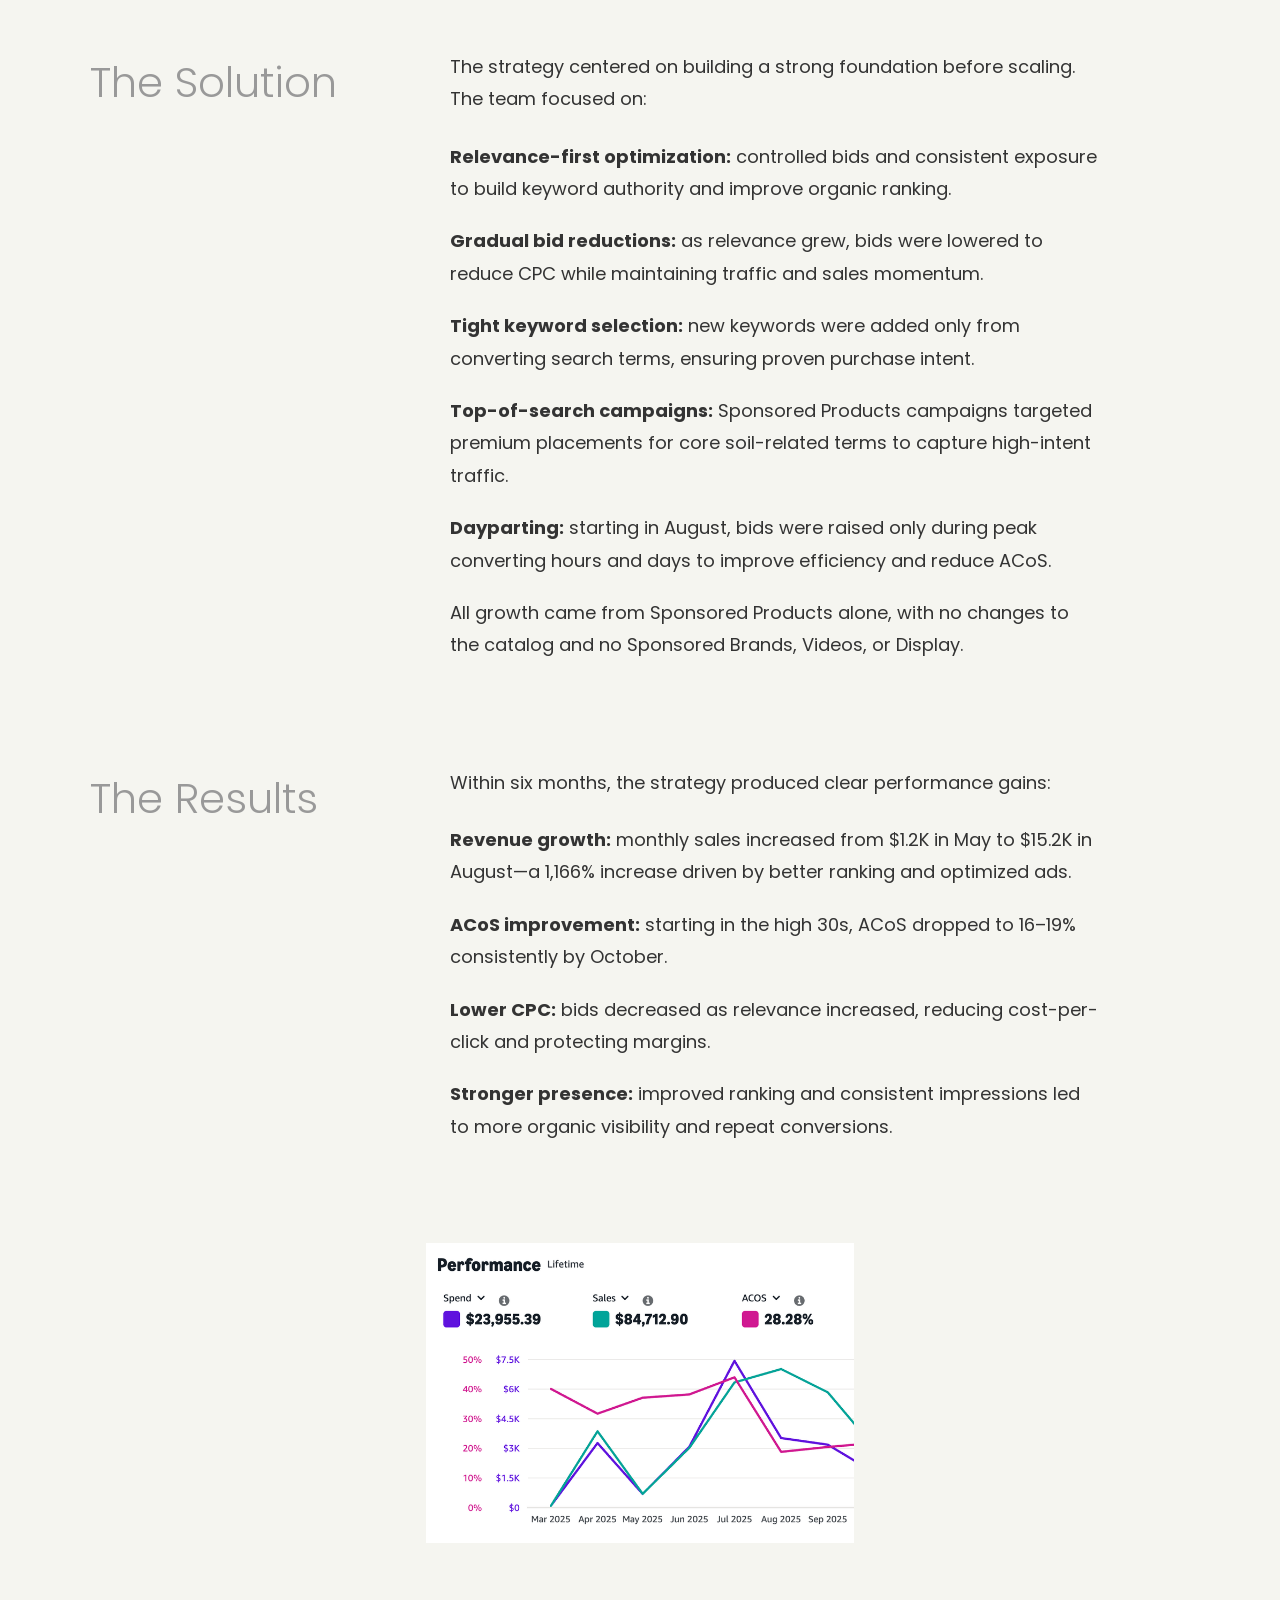
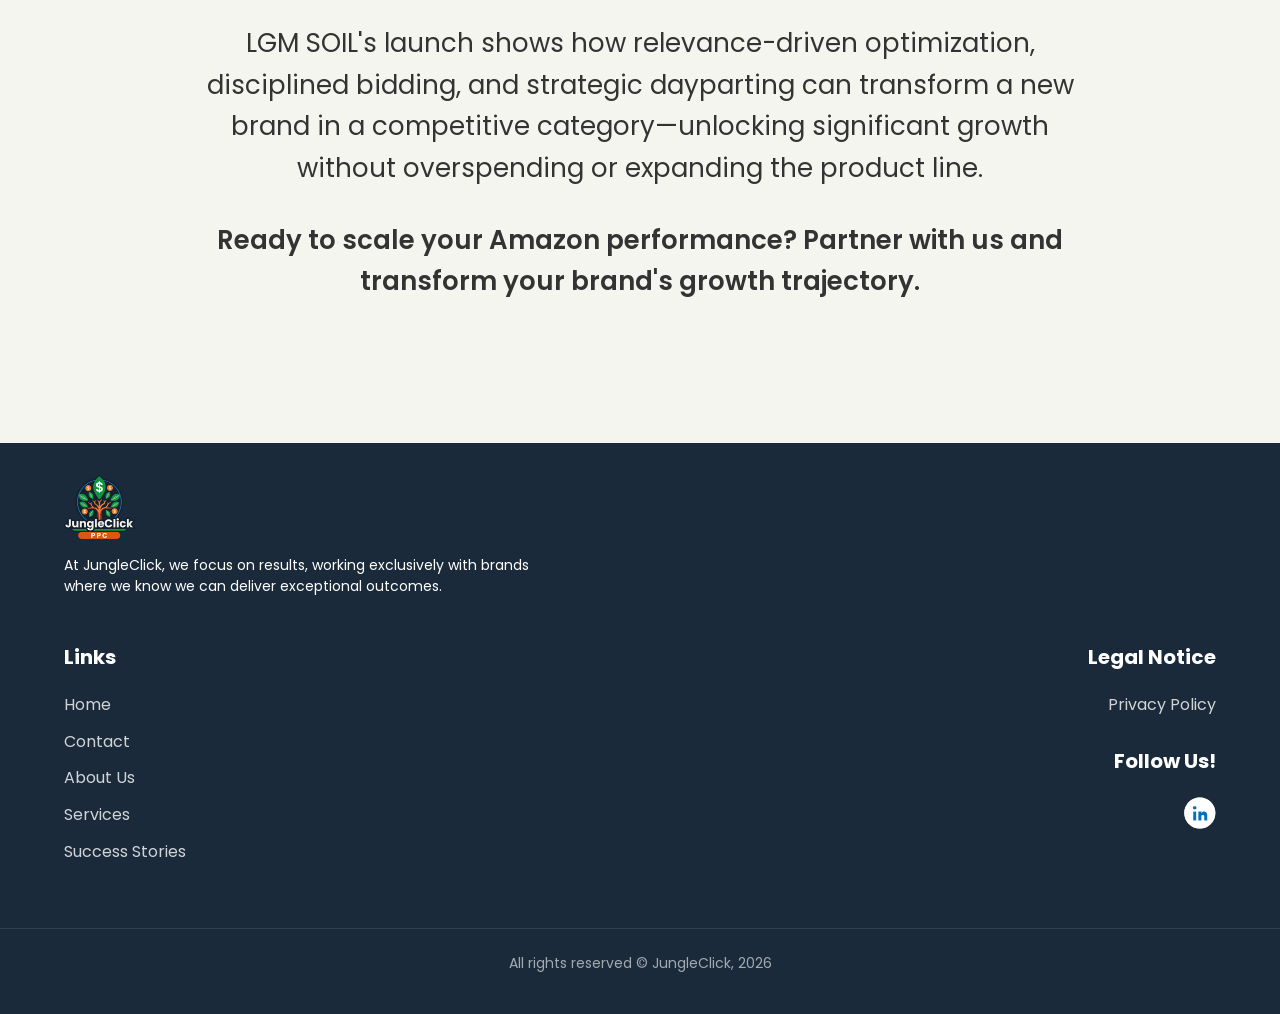
<file: lgm-soil.html>
<!DOCTYPE html>
<html lang="es">
<head>
    <meta charset="UTF-8">
    <meta name="viewport" content="width=device-width, initial-scale=1">
    <title>JungleClick - LGM Soil</title>
    <link rel="stylesheet" href="https://cdn.jsdelivr.net/npm/bootstrap@5.3.0/dist/css/bootstrap.min.css">
    <link rel="stylesheet" href="https://cdnjs.cloudflare.com/ajax/libs/font-awesome/6.0.0/css/all.min.css">
    <link href="https://fonts.googleapis.com/css2?family=Poppins:wght@300;400;500;600;700;800;900&display=swap" rel="stylesheet">
    
    <link rel="stylesheet" href="layout.css">
    
    <style>
        /* ESTILOS ESPECIFICOS DE DETALLE (LGM) */
        
        .content-container { 
            max-width: 1200px; 
            margin: 0 auto; 
            padding: 60px 20px; 
            position: relative; /* Para posicionar el botón de retorno */
        }
        
        .chart { 
            width: 100%; 
            height: 300px; 
            background: none; 
            border-radius: 8px; 
            display: flex; 
            align-items: center; 
            justify-content: center; 
            position: relative; 
            overflow: hidden; 
            margin-bottom: 40px; 
        }
        .chart img { width: 100%; height: 100%; object-fit: contain; }

        .large-headline { font-size: 48px; font-weight: 700; text-align: center; margin: 100px 0 80px 0; line-height: 1.3; }

        .two-column-section { display: grid; grid-template-columns: 300px 1fr; gap: 60px; margin: 80px 0; align-items: start; }
        .section-label { font-size: 42px; font-weight: 300; color: #999; position: sticky; top: 120px; }
        .section-content { font-size: 18px; line-height: 1.8; }
        .section-content p { margin-bottom: 25px; }
        .section-content ul { list-style: none; padding: 0; margin: 20px 0; }
        .section-content ul li { margin-bottom: 20px; padding-left: 0; }
        .section-content ul li strong { font-weight: 700; }

        /* Estilo profesional para el enlace de retorno */
        .return-link {
            position: absolute;
            top: 20px;
            left: 20px;
            font-size: 1.2rem;
            color: #333;
            font-weight: 800; /* Bold fuerte */
            text-transform: uppercase;
            text-decoration: none;
            display: inline-flex;
            align-items: center;
            gap: 8px;
            transition: all 0.3s ease;
            z-index: 10;
            cursor: pointer;
        }
        
        .return-link i {
            transition: transform 0.3s ease;
        }

        .return-link:hover {
            color: #f5a623; /* Jungle orange */
            transform: translateX(-5px); /* Animación hacia la izquierda */
        }

        /* Responsive */
        @media (max-width: 992px) {
            .two-column-section { grid-template-columns: 1fr; gap: 40px; }
            .section-label { position: static; font-size: 32px; }
            .large-headline { font-size: 36px; margin: 60px 0; }
            .return-link { top: 10px; left: 10px; }
        }
    </style>
</head>
<body>

    <div class="nav-panel"></div>

    <div class="content-container">
        
        <a href="results.html#stories" class="return-link">
            <i class="fas fa-arrow-left"></i> RETURN
        </a>

        <div class="chart">
            <img src="assets/img/grafico lgm soil flecha.png" alt="Performance Growth Chart">
        </div>

        <div class="large-headline" style="max-width: 1000px; margin-left: auto; margin-right: auto;">
            A New Brand bleeding with High ACoS and No Traction—Then Up 1,166% in Sales in Just 6 Months
        </div>

        <div class="two-column-section" style="max-width: 1100px; margin-left: auto; margin-right: auto;">
            <div class="section-label">The Brand</div>
            <div class="section-content" style="max-width: 650px;">
                <p>LGM Soil Amendments is a family-owned business specializing in premium soil amendments for gardening and commercial applications.</p>
                <p>Despite a strong physical-market reputation, LGM SOIL entered Amazon with no advertising history and limited digital visibility. The category is dominated by established competitors with thousands of reviews, making it difficult for new entries to earn impressions, gain relevance, or sustain profitable CPCs without a strategic foundation.</p>
            </div>
        </div>

        <div class="two-column-section" style="max-width: 1100px; margin-left: auto; margin-right: auto;">
            <div class="section-label">The Problem</div>
            <div class="section-content" style="max-width: 650px;">
                <p>At launch on Amazon, LGM SOIL struggled with low organic rankings, limited visibility, and weak conversion rates. With no previous Sponsored Products history, there was no keyword data to guide targeting or bidding.</p>
                <p>Early campaigns showed an ACoS around 38% and inconsistent impressions, and the account lacked the historical performance signals needed to compete for top-of-search placements.</p>
                <p>Increasing spend aggressively at this stage would have raised costs without improving profitability, so the brand needed a relevance-focused, controlled, and data-driven launch strategy.</p>
            </div>
        </div>

        <div class="two-column-section" style="max-width: 1100px; margin-left: auto; margin-right: auto;">
            <div class="section-label">The Solution</div>
            <div class="section-content" style="max-width: 650px;">
                <p>The strategy centered on building a strong foundation before scaling. The team focused on:</p>
                <ul>
                    <li><strong>Relevance-first optimization:</strong> controlled bids and consistent exposure to build keyword authority and improve organic ranking.</li>
                    <li><strong>Gradual bid reductions:</strong> as relevance grew, bids were lowered to reduce CPC while maintaining traffic and sales momentum.</li>
                    <li><strong>Tight keyword selection:</strong> new keywords were added only from converting search terms, ensuring proven purchase intent.</li>
                    <li><strong>Top-of-search campaigns:</strong> Sponsored Products campaigns targeted premium placements for core soil-related terms to capture high-intent traffic.</li>
                    <li><strong>Dayparting:</strong> starting in August, bids were raised only during peak converting hours and days to improve efficiency and reduce ACoS.</li>
                </ul>
                <p>All growth came from Sponsored Products alone, with no changes to the catalog and no Sponsored Brands, Videos, or Display.</p>
            </div>
        </div>

        <div class="two-column-section" style="max-width: 1100px; margin-left: auto; margin-right: auto;">
            <div class="section-label">The Results</div>
            <div class="section-content" style="max-width: 650px;">
                <p>Within six months, the strategy produced clear performance gains:</p>
                <ul>
                    <li><strong>Revenue growth:</strong> monthly sales increased from $1.2K in May to $15.2K in August—a 1,166% increase driven by better ranking and optimized ads.</li>
                    <li><strong>ACoS improvement:</strong> starting in the high 30s, ACoS dropped to 16–19% consistently by October.</li>
                    <li><strong>Lower CPC:</strong> bids decreased as relevance increased, reducing cost-per-click and protecting margins.</li>
                    <li><strong>Stronger presence:</strong> improved ranking and consistent impressions led to more organic visibility and repeat conversions.</li>
                </ul>
            </div>
        </div>

        <div class="chart">
            <img src="assets/img/grafico lgm soil.png" alt="Results Chart">
        </div>

        <div style="max-width: 900px; margin: 80px auto; text-align: center;">
            <p style="font-size: 26px; line-height: 1.6; margin-bottom: 30px;">
                LGM SOIL's launch shows how relevance-driven optimization, disciplined bidding, and strategic dayparting can transform a new brand in a competitive category—unlocking significant growth without overspending or expanding the product line.
            </p>
            <p style="font-size: 26px; line-height: 1.6; font-weight: 600;">
                Ready to scale your Amazon performance? Partner with us and transform your brand's growth trajectory.
            </p>
        </div>
    </div>

    <div class="footer-panel"></div>

    <script src="navbar.js"></script>
    <script src="footer.js"></script>
    <script src="https://cdn.jsdelivr.net/npm/bootstrap@5.3.0/dist/js/bootstrap.bundle.min.js"></script>
</body>
</html>
</file>
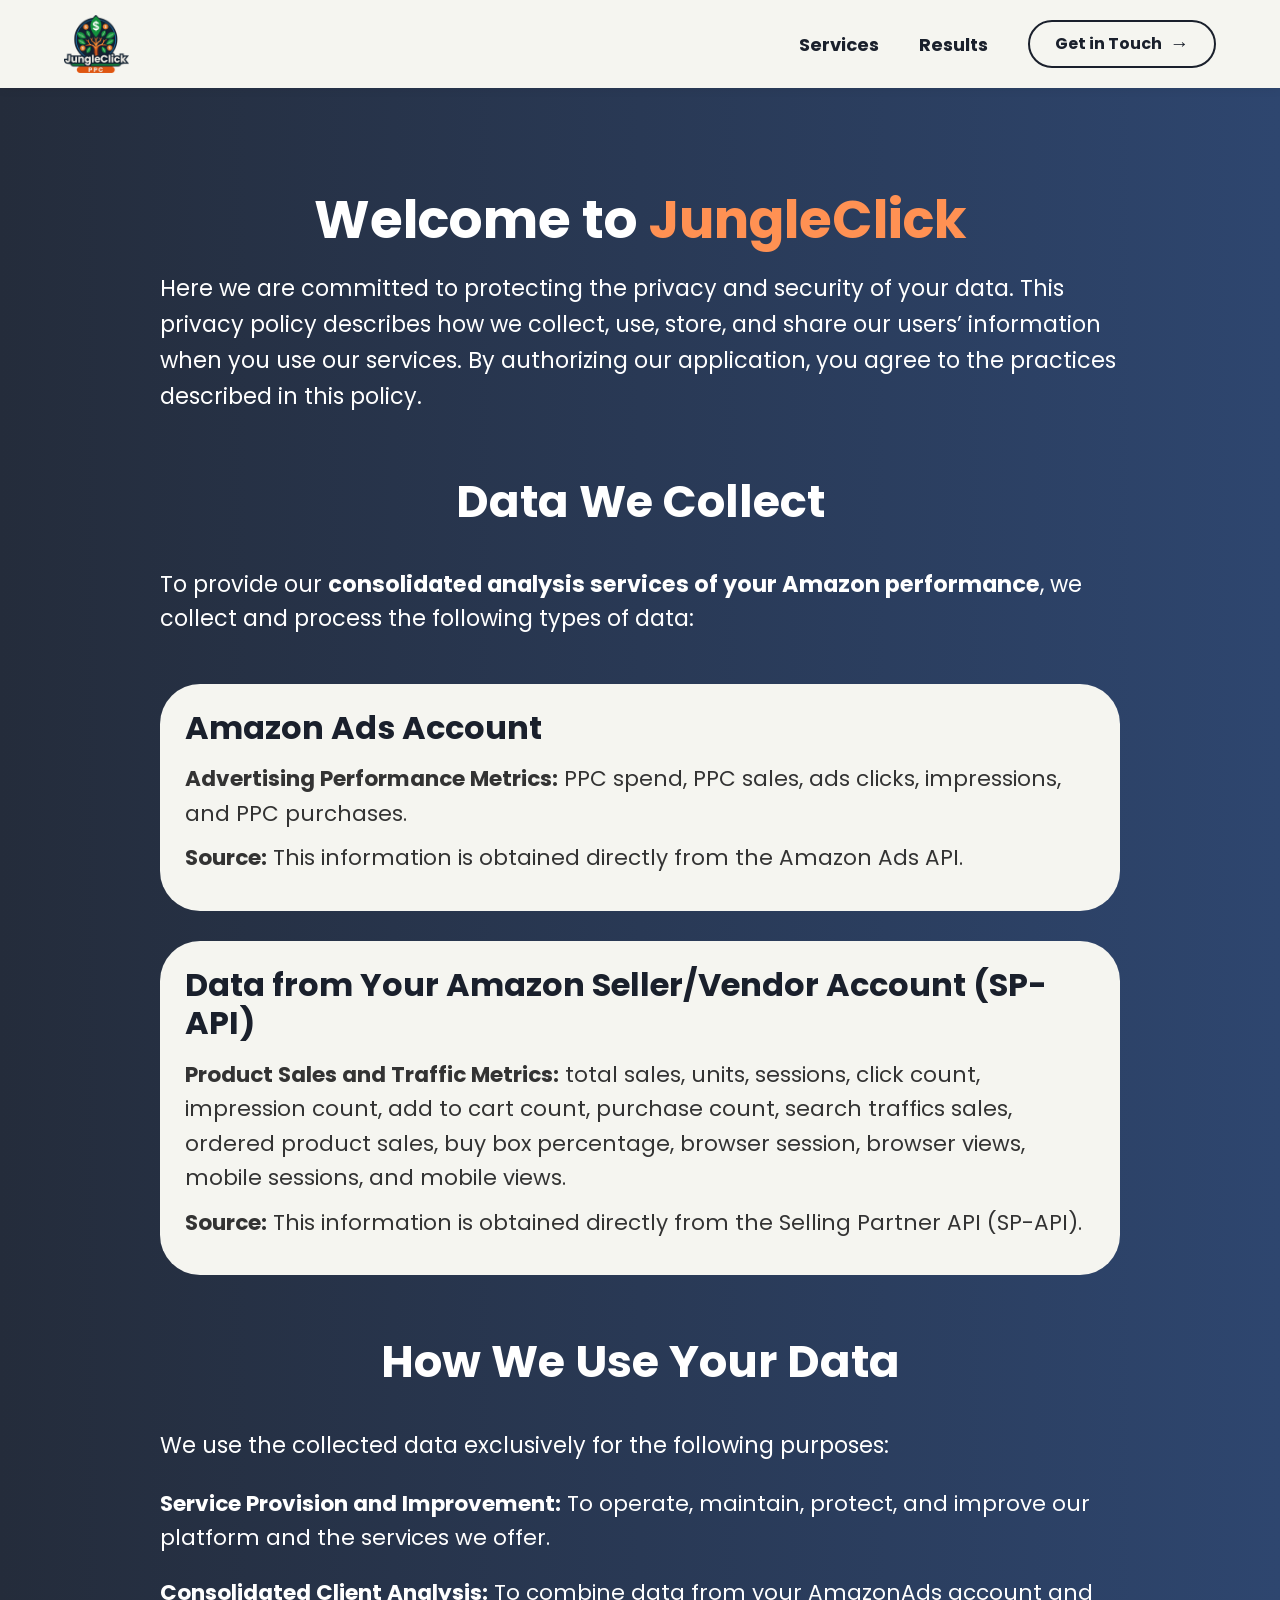
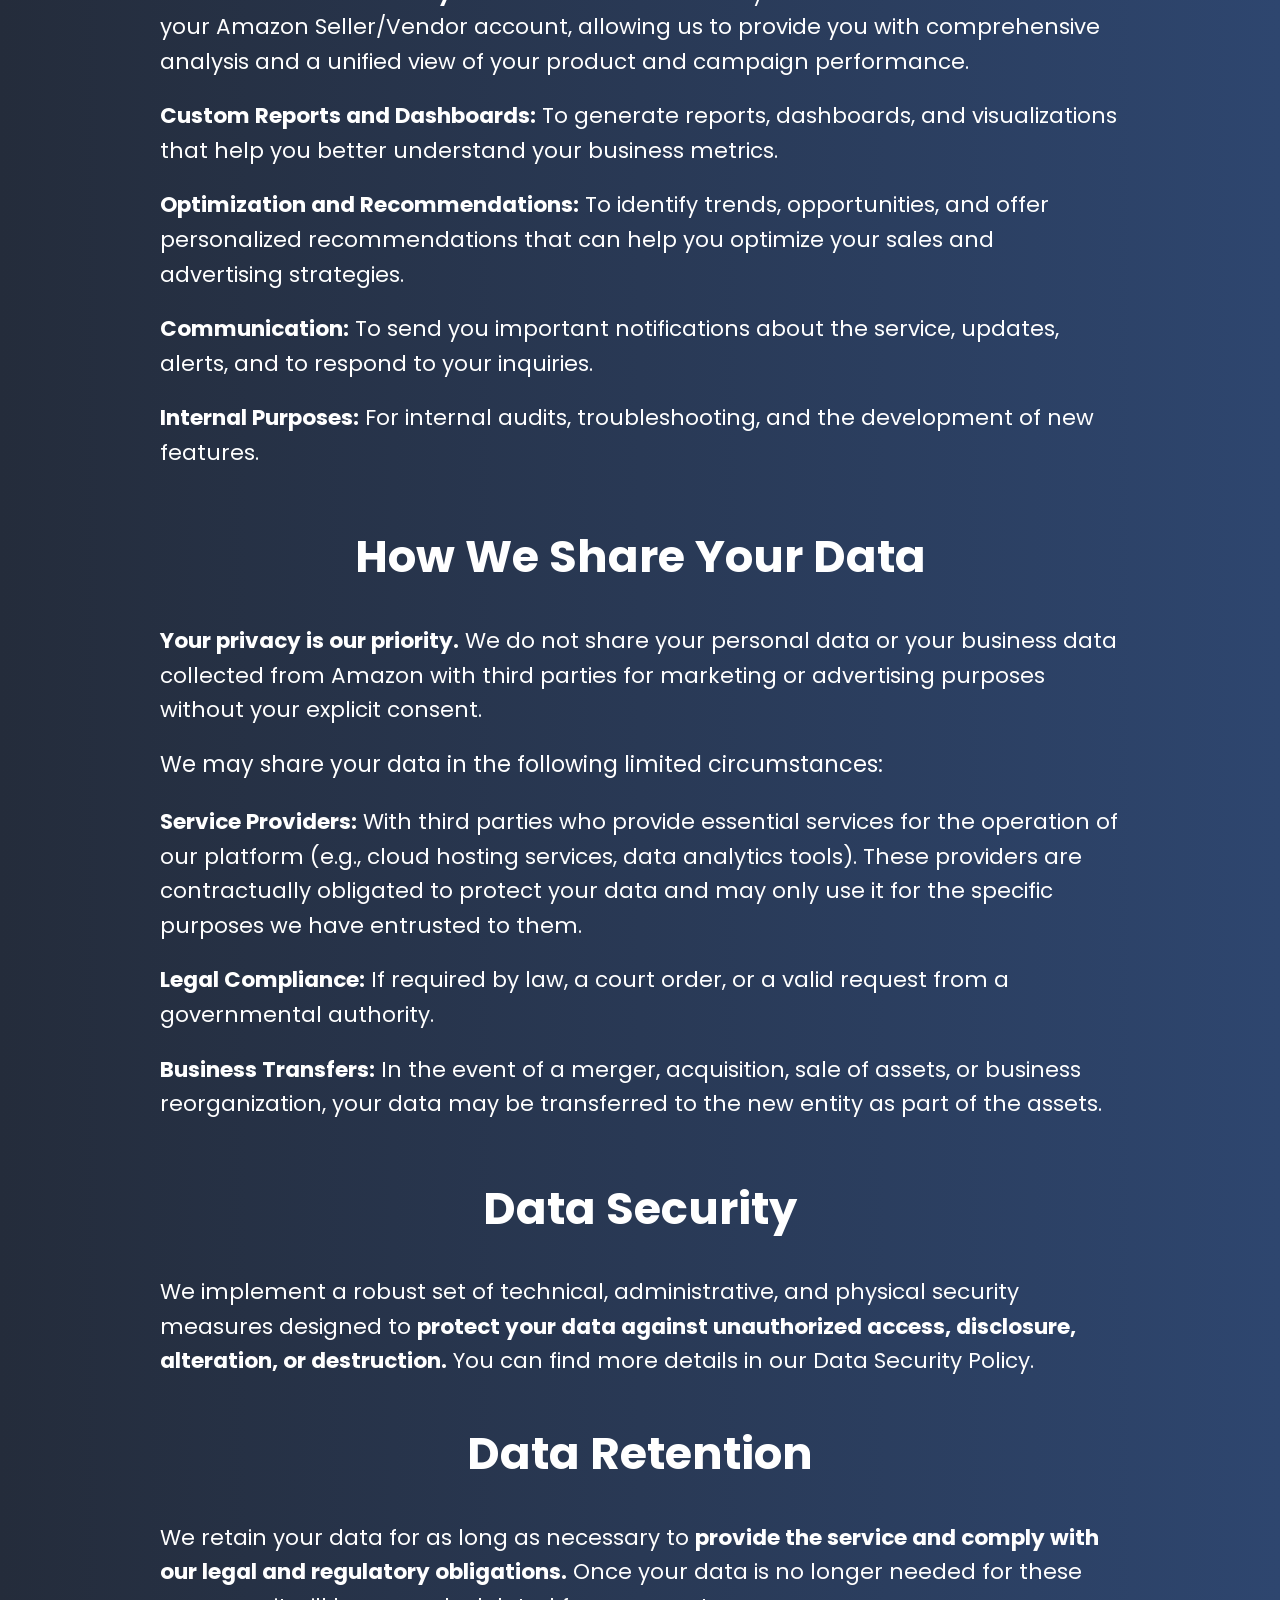
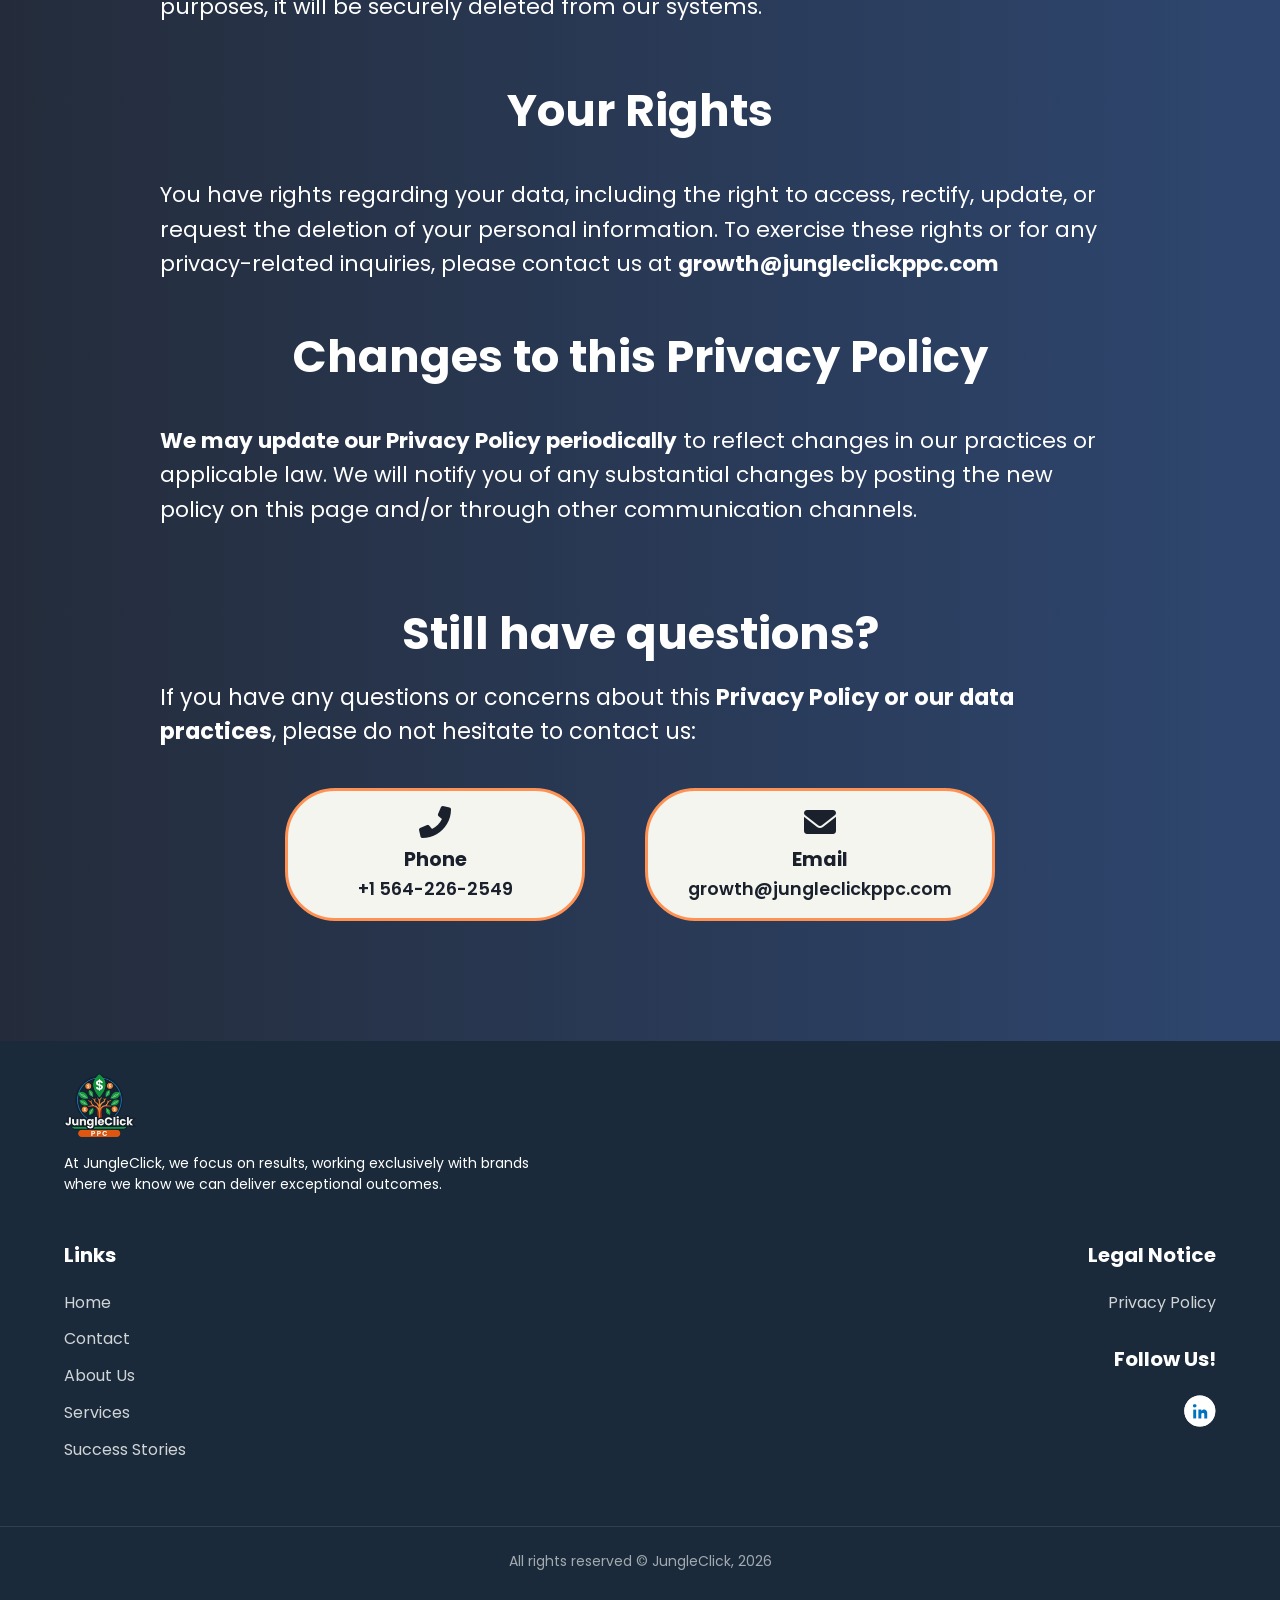
<file: privacy-policy.html>
<!DOCTYPE html>
<html lang="es">
<head>
    <meta charset="UTF-8">
    <meta name="viewport" content="width=device-width, initial-scale=1">
    <title>JungleClick - Privacy Policy</title>
    <link rel="stylesheet" href="https://cdn.jsdelivr.net/npm/bootstrap@5.3.0/dist/css/bootstrap.min.css">
    <link rel="stylesheet" href="https://cdnjs.cloudflare.com/ajax/libs/font-awesome/6.0.0/css/all.min.css">
    <link href="https://fonts.googleapis.com/css2?family=Poppins:wght@300;400;500;600;700;800;900&display=swap" rel="stylesheet">
    
    <link rel="stylesheet" href="layout.css">
    
    <style>
        /* ESTILOS ESPECÍFICOS DE PRIVACY POLICY */
        body { 
            background: linear-gradient(90deg, #242c3b 0%, #2e466f 100%);
            color: #fff; 
        }

        :root {
            --jungle-orange: rgb(255, 145, 83);
            --dark-blue: #1a202c;
            --light-bg: #f5f5f0;
        }

        /* CONTENEDOR PRINCIPAL */
        .policy-container {
            max-width: 1000px;
            margin: 0 auto;
            padding: 60px 20px;
            text-align: center;
        }

        /* HEADER SECTION */
        .policy-header h1 {
            font-size: 3.3rem;
            font-weight: 700;
            margin-bottom: 20px;
            padding-top: 40px;
        }
        .policy-header h1 span {
            color: var(--jungle-orange);
        }
        .policy-intro {
            font-size: 1.4rem;
            line-height: 1.6;
            max-width: 1000px;
            margin: 0 auto 60px auto;
            text-align: left;
        }

        /* SECCIONES DE TEXTO */
        .policy-section {
            margin-bottom: 60px;
            text-align: left;
            font-size: 1.4rem;
        }
        
        .policy-section h2 {
            text-align: center;
            font-size: 2.8rem;
            font-weight: 700;
            margin-bottom: 40px;
        }

        /* TARJETAS DE DATOS */
        .data-card {
            background-color: var(--light-bg);
            color: #333;
            border-radius: 40px;
            padding: 25px;
            margin-bottom: 30px;
            text-align: left;
        }

        .data-card h3 {
            font-size: 2rem;
            font-weight: 700;
            margin-bottom: 15px;
            color: var(--dark-blue);
        }

        .data-card p {
            font-size: 1.35rem;
            line-height: 1.6;
            margin-bottom: 10px;
        }

        .data-card strong { font-weight: 700; }

        /* TEXTO SIMPLE */
        .text-block {
            font-size: 1.35rem;
            line-height: 1.6;
            margin-bottom: 20px;
        }
        .text-block strong { color: #fff; font-weight: 700; }

        /* CONTACTO FINAL (ESTILO ESPECÍFICO DE ESTA PÁGINA) */
        .contact-section {
            margin-top: 80px;
            text-align: center;
        }
        
        .contact-grid {
            display: flex;
            justify-content: center;
            gap: 60px;
            margin-top: 40px;
            flex-wrap: wrap;
        }

        /* Botones específicos de la página de política (diferentes al modal global) */
        .contact-box {
            background-color: var(--light-bg);
            color: var(--dark-blue);
            padding: 15px 40px;
            border-radius: 50px;
            border: 3.5px solid var(--jungle-orange);
            min-width: 300px;
            display: flex;
            flex-direction: column;
            align-items: center;
            justify-content: center;
            text-decoration: none;
            transition: transform 0.3s ease;
        }
        
        .contact-box:hover {
            transform: scale(1.05);
            color: var(--dark-blue);
        }

        .contact-box i {
            font-size: 2rem;
            margin-bottom: 10px;
            color: var(--dark-blue);
        }

        .contact-box h4 {
            font-size: 1.2rem;
            font-weight: 700;
            margin-bottom: 5px;
        }

        .contact-box p {
            font-size: 1.1rem;
            font-weight: 600;
            margin: 0;
        }

        @media (max-width: 768px) {
            .policy-header h1 { font-size: 2.5rem; }
            .policy-section h2 { font-size: 2rem; }
            .data-card { padding: 20px; }
            .contact-box { min-width: 100%; }
        }
    </style>
</head>
<body>

    <div class="nav-panel"></div>

    <div class="policy-container">
        
        <div class="policy-header">
            <h1>Welcome to <span>JungleClick</span></h1>
            <div class="policy-intro">
                <p>Here we are committed to protecting the privacy and security of your data. This privacy policy describes how we collect, use, store, and share our users’ information when you use our services. By authorizing our application, you agree to the practices described in this policy.</p>
            </div>
        </div>

        <div class="policy-section">
            <h2>Data We Collect</h2>
            <p class="text-left mb-5" style="max-width: 1000px; margin: 0 auto;">To provide our <strong>consolidated analysis services of your Amazon performance</strong>, we collect and process the following types of data:</p>

            <div class="data-card">
                <h3>Amazon Ads Account</h3>
                <p><strong>Advertising Performance Metrics:</strong> PPC spend, PPC sales, ads clicks, impressions, and PPC purchases.</p>
                <p><strong>Source:</strong> This information is obtained directly from the Amazon Ads API.</p>
            </div>

            <div class="data-card">
                <h3>Data from Your Amazon Seller/Vendor Account (SP-API)</h3>
                <p><strong>Product Sales and Traffic Metrics:</strong> total sales, units, sessions, click count, impression count, add to cart count, purchase count, search traffics sales, ordered product sales, buy box percentage, browser session, browser views, mobile sessions, and mobile views.</p>
                <p><strong>Source:</strong> This information is obtained directly from the Selling Partner API (SP-API).</p>
            </div>
        </div>

        <div class="policy-section">
            <h2>How We Use Your Data</h2>
            <p class="mb-4">We use the collected data exclusively for the following purposes:</p>
            
            <p class="text-block"><strong>Service Provision and Improvement:</strong> To operate, maintain, protect, and improve our platform and the services we offer.</p>
            
            <p class="text-block"><strong>Consolidated Client Analysis:</strong> To combine data from your AmazonAds account and your Amazon Seller/Vendor account, allowing us to provide you with comprehensive analysis and a unified view of your product and campaign performance.</p>
            
            <p class="text-block"><strong>Custom Reports and Dashboards:</strong> To generate reports, dashboards, and visualizations that help you better understand your business metrics.</p>
            
            <p class="text-block"><strong>Optimization and Recommendations:</strong> To identify trends, opportunities, and offer personalized recommendations that can help you optimize your sales and advertising strategies.</p>
            
            <p class="text-block"><strong>Communication:</strong> To send you important notifications about the service, updates, alerts, and to respond to your inquiries.</p>
            
            <p class="text-block"><strong>Internal Purposes:</strong> For internal audits, troubleshooting, and the development of new features.</p>
        </div>

        <div class="policy-section">
            <h2>How We Share Your Data</h2>
            <p class="text-block"><strong>Your privacy is our priority.</strong> We do not share your personal data or your business data collected from Amazon with third parties for marketing or advertising purposes without your explicit consent.</p>
            
            <p class="mb-4">We may share your data in the following limited circumstances:</p>

            <p class="text-block"><strong>Service Providers:</strong> With third parties who provide essential services for the operation of our platform (e.g., cloud hosting services, data analytics tools). These providers are contractually obligated to protect your data and may only use it for the specific purposes we have entrusted to them.</p>

            <p class="text-block"><strong>Legal Compliance:</strong> If required by law, a court order, or a valid request from a governmental authority.</p>

            <p class="text-block"><strong>Business Transfers:</strong> In the event of a merger, acquisition, sale of assets, or business reorganization, your data may be transferred to the new entity as part of the assets.</p>
        </div>

        <div class="policy-section">
            <h2>Data Security</h2>
            <p class="text-block">We implement a robust set of technical, administrative, and physical security measures designed to <strong>protect your data against unauthorized access, disclosure, alteration, or destruction.</strong> You can find more details in our Data Security Policy.</p>

            <h2 class="mt-5">Data Retention</h2>
            <p class="text-block">We retain your data for as long as necessary to <strong>provide the service and comply with our legal and regulatory obligations.</strong> Once your data is no longer needed for these purposes, it will be securely deleted from our systems.</p>
        </div>

        <div class="policy-section">
            <h2>Your Rights</h2>
            <p class="text-block">You have rights regarding your data, including the right to access, rectify, update, or request the deletion of your personal information. To exercise these rights or for any privacy-related inquiries, please contact us at <strong>growth@jungleclickppc.com</strong></p>

            <h2 class="mt-5">Changes to this Privacy Policy</h2>
            <p class="text-block"><strong>We may update our Privacy Policy periodically</strong> to reflect changes in our practices or applicable law. We will notify you of any substantial changes by posting the new policy on this page and/or through other communication channels.</p>
        </div>

        <div class="policy-section contact-section">
            <h2 style="margin-bottom: 20px;">Still have questions?</h2>
            <p style="text-align: left;">If you have any questions or concerns about this <strong>Privacy Policy or our data practices</strong>, please do not hesitate to contact us:</p>

            <div class="contact-grid">
                <a href="https://wa.me/15642262549" target="_blank" class="contact-box">
                    <i class="fas fa-phone-alt"></i>
                    <h4>Phone</h4>
                    <p>+1 564-226-2549</p>
                </a>
                
                <a href="mailto:growth@jungleclickppc.com" class="contact-box">
                    <i class="fas fa-envelope"></i>
                    <h4>Email</h4>
                    <p>growth@jungleclickppc.com</p>
                </a>
            </div>
        </div>

    </div>

    <div class="footer-panel"></div>

    <script src="navbar.js"></script>
    <script src="footer.js"></script>
    <script src="https://cdn.jsdelivr.net/npm/bootstrap@5.3.0/dist/js/bootstrap.bundle.min.js"></script>
</body>
</html>
</file>
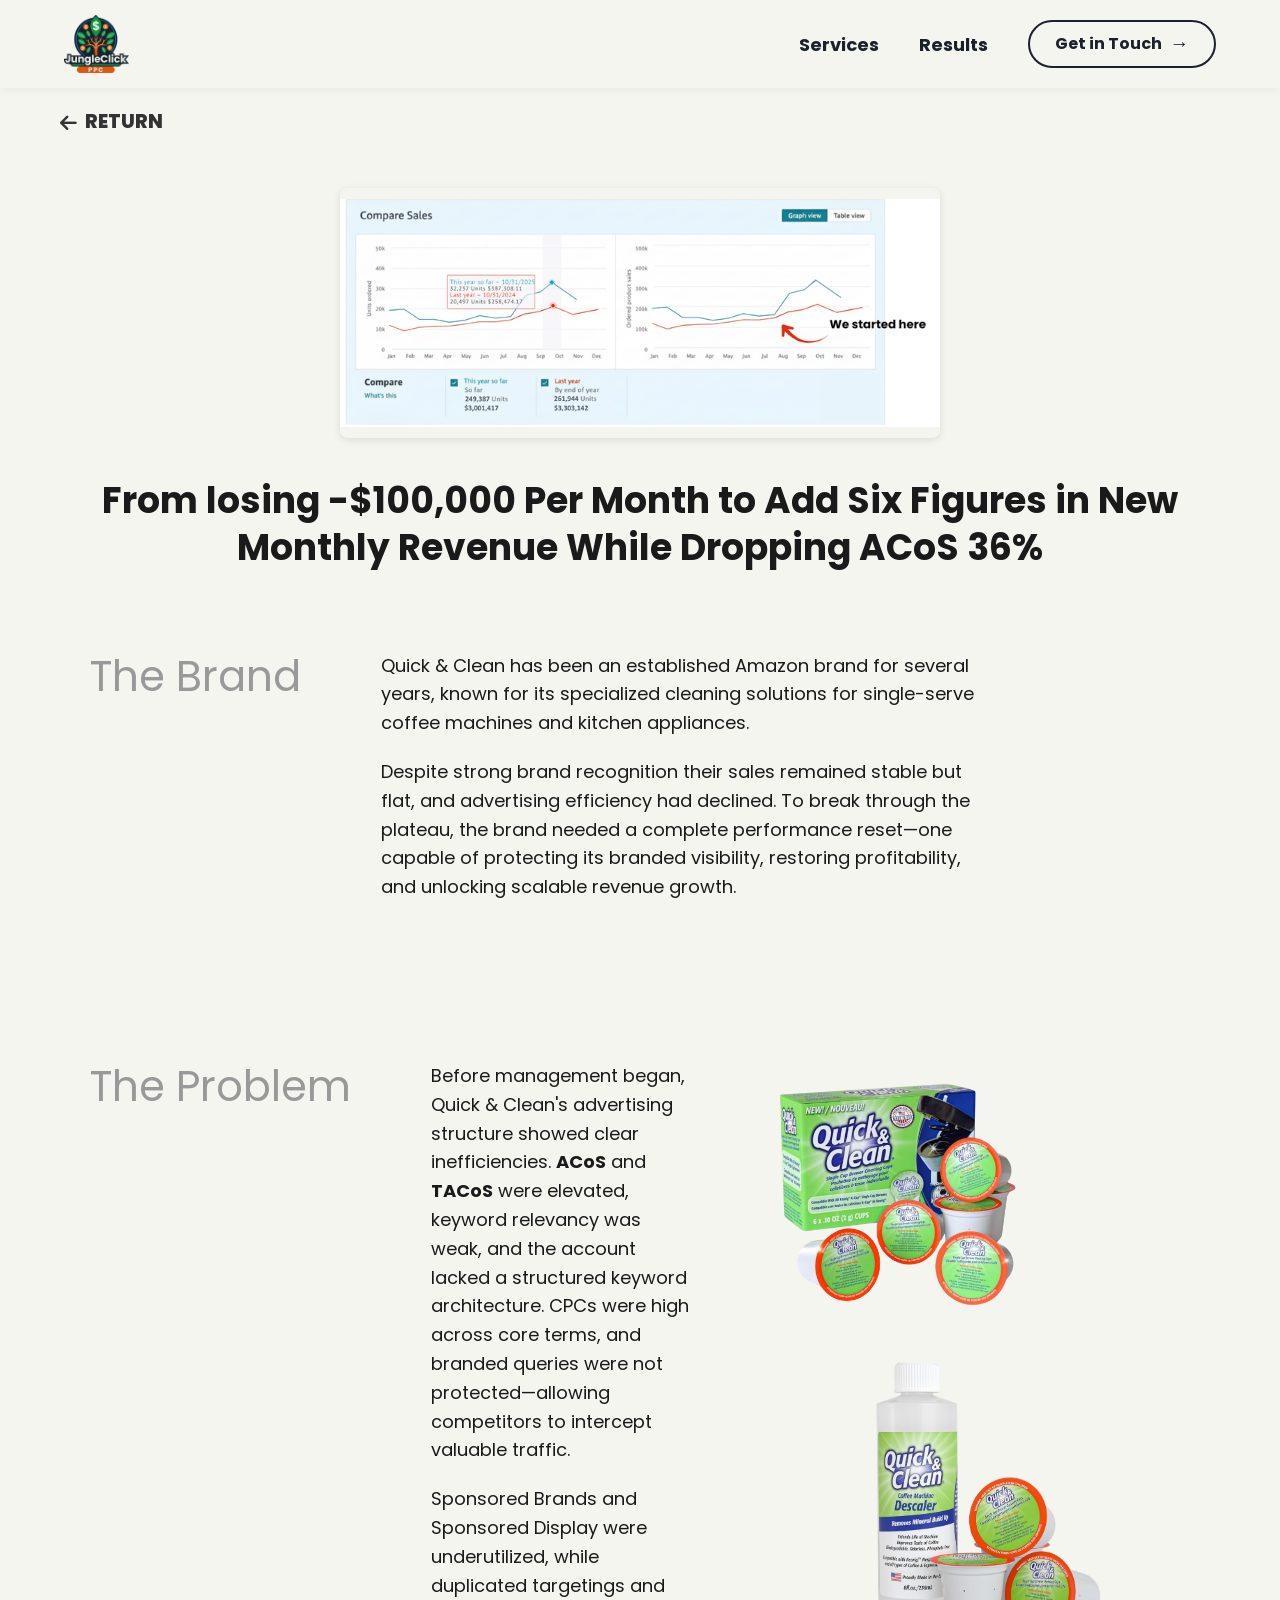
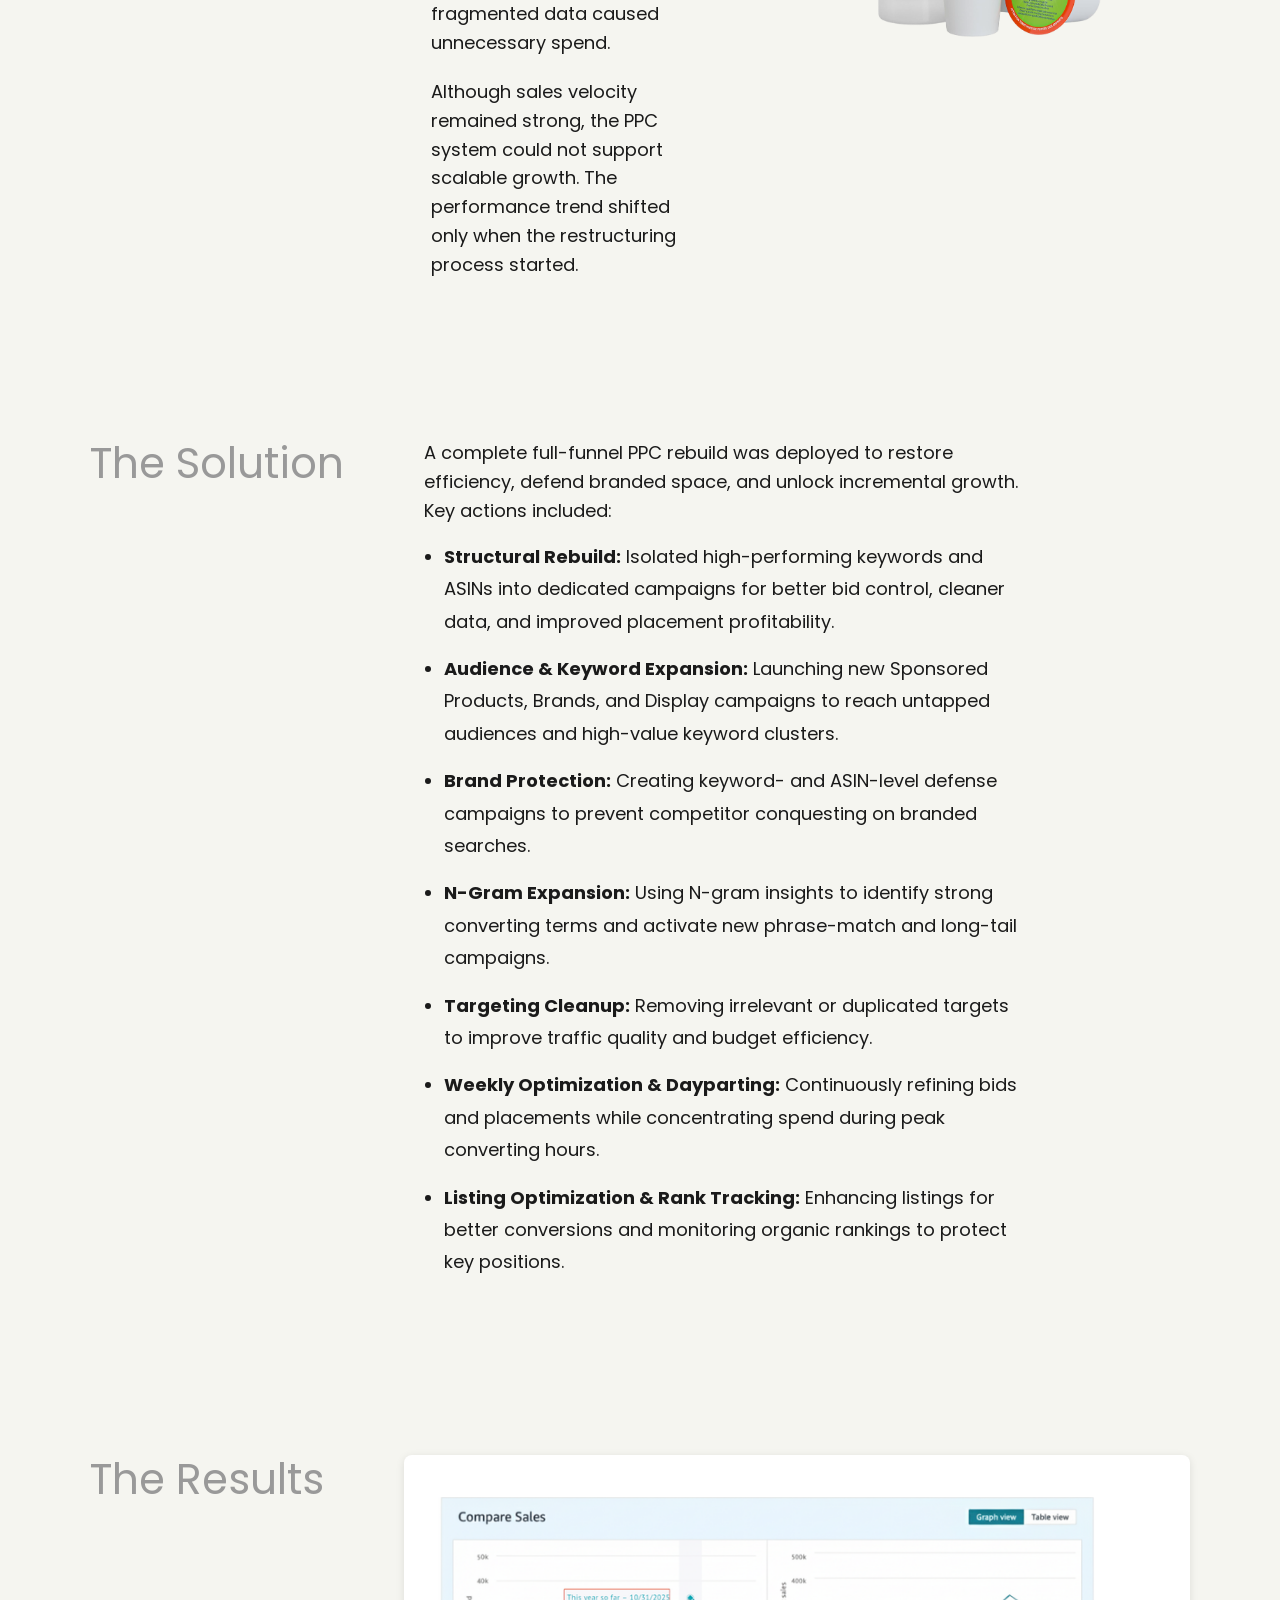
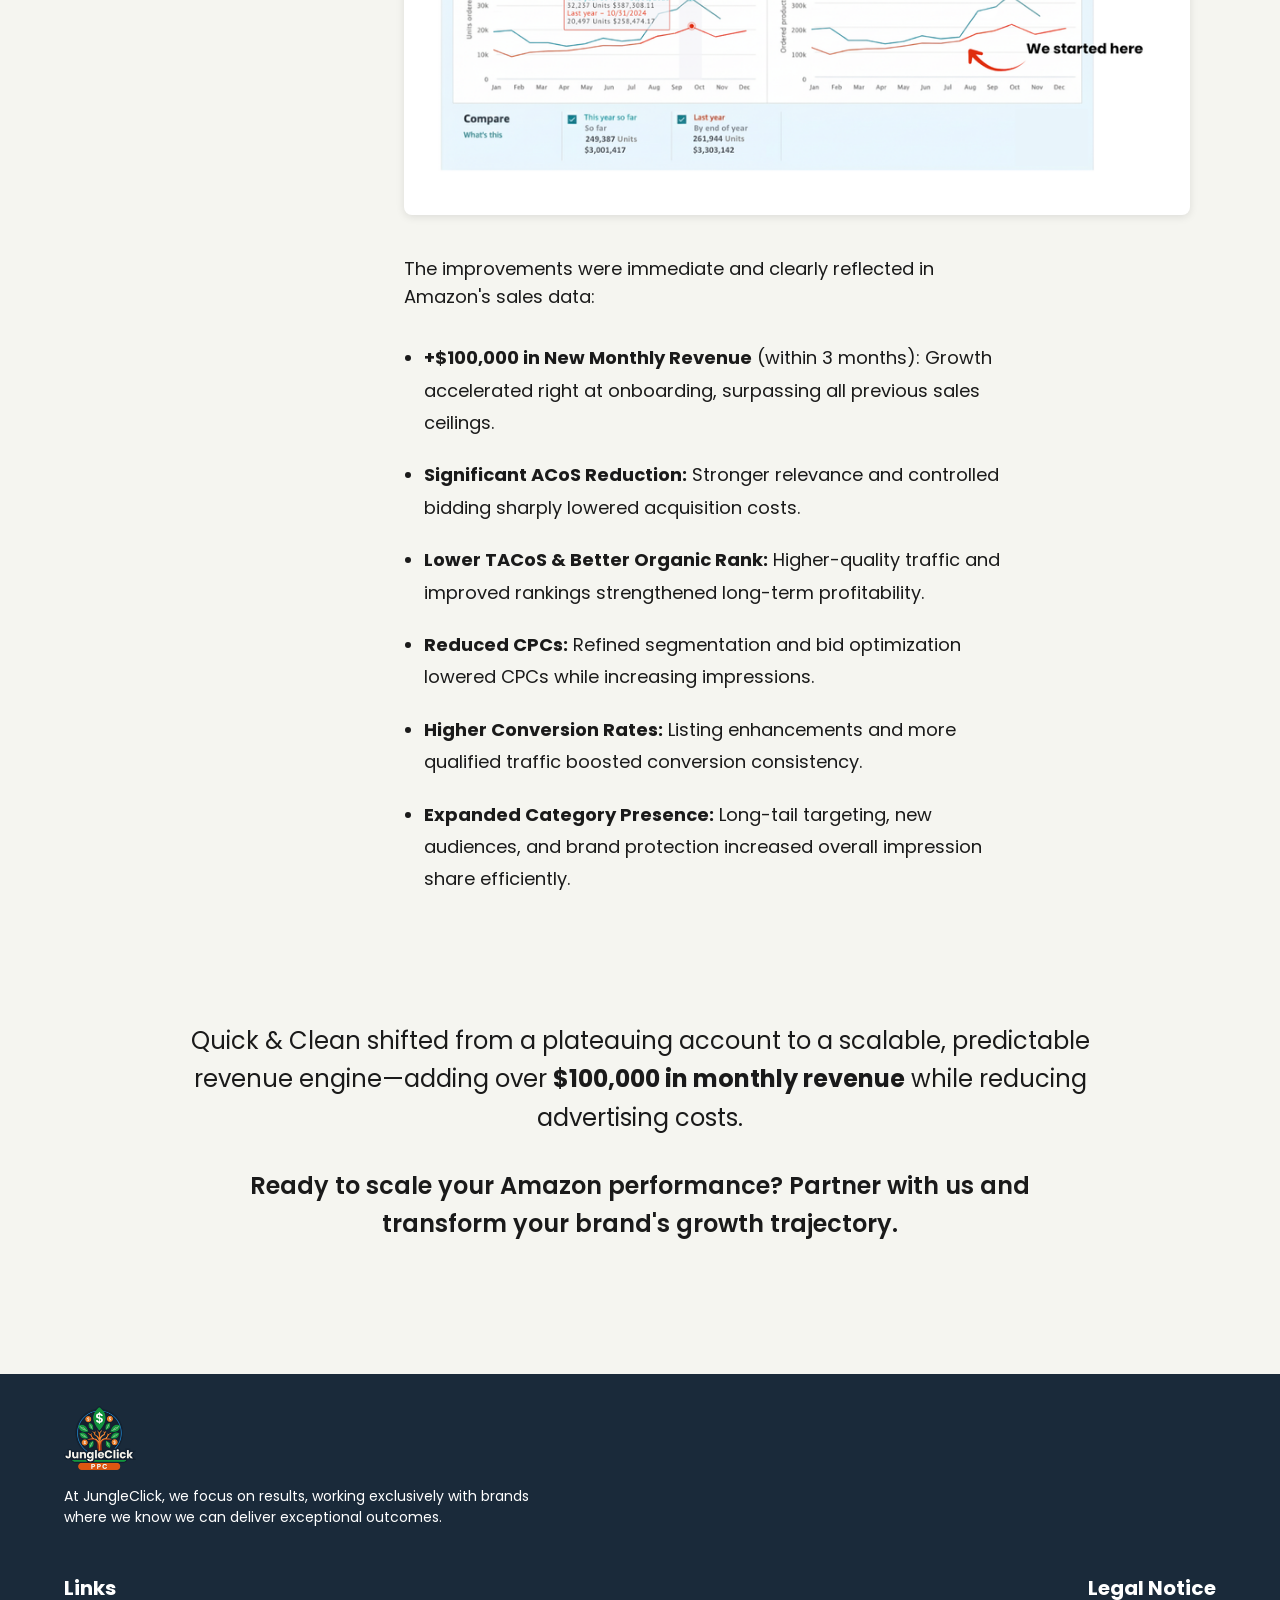
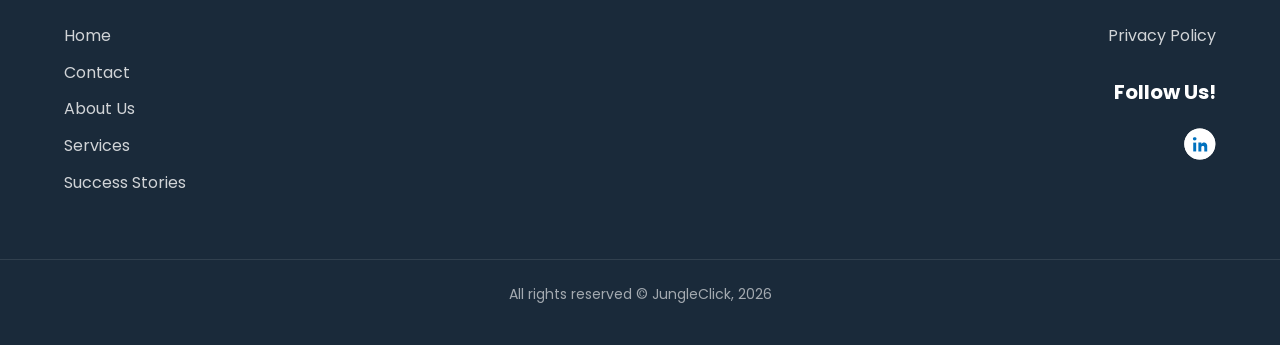
<file: quick-clean.html>
<!DOCTYPE html>
<html lang="es">
<head>
    <meta charset="UTF-8">
    <meta name="viewport" content="width=device-width, initial-scale=1">
    <title>JungleClick - Quick and Clean</title>
    <link rel="stylesheet" href="https://cdn.jsdelivr.net/npm/bootstrap@5.3.0/dist/css/bootstrap.min.css">
    <link rel="stylesheet" href="https://cdnjs.cloudflare.com/ajax/libs/font-awesome/6.0.0/css/all.min.css">
    <link href="https://fonts.googleapis.com/css2?family=Poppins:wght@300;400;500;600;700;800;900&display=swap" rel="stylesheet">
    
    <link rel="stylesheet" href="layout.css">
    
    <style>
        /* ESTILOS GENERALES */
        * { margin: 0; padding: 0; box-sizing: border-box; }
        body { font-family: 'Poppins', sans-serif; background-color: #f5f5f0; color: #333; }

        /* ESTILOS ESPECIFICOS DE DETALLE */
        .content-container { 
            max-width: 1200px; 
            margin: 0 auto; 
            padding: 60px 20px; 
            position: relative; /* Para posicionar el botón de retorno */
        }
        
        /* Estilo profesional para el enlace de retorno */
        .return-link {
            position: absolute;
            top: 20px;
            left: 20px;
            font-size: 1.2rem;
            color: #333;
            font-weight: 800; /* Bold fuerte */
            text-transform: uppercase;
            text-decoration: none;
            display: inline-flex;
            align-items: center;
            gap: 8px;
            transition: all 0.3s ease;
            z-index: 10;
            cursor: pointer;
        }
        
        .return-link i {
            transition: transform 0.3s ease;
        }

        .return-link:hover {
            color: #f5a623; /* Jungle orange */
            transform: translateX(-5px); /* Animación hacia la izquierda */
        }
        
        /* Responsive */
        @media (max-width: 992px) {
            .return-link { top: 10px; left: 10px; }
        }
    </style>
</head>
<body>

    <div class="nav-panel"></div>

    <div class="content-container">
        
        <a href="results.html#stories" class="return-link">
            <i class="fas fa-arrow-left"></i> RETURN
        </a>

        <div style="background: #f5f5f0; padding: 40px 0; text-align: center;">
            <div class="container">
                <div style="max-width: 600px; margin: 0 auto; background: none; padding: 0px; border-radius: 8px; box-shadow: 0 2px 8px rgba(0,0,0,0.1);">
                    <div style="height: 250px; display: flex; align-items: center; justify-content: center;">
                        <img 
                            src="assets/img/quick and clean grafico.png" 
                            alt="Quick Clean Performance Chart"
                            style="max-width: 100%; max-height: 100%; display: block;"
                        >
                    </div>
                </div>
            </div>
        </div>

        <div style="background: #f5f5f0;">
            <div class="container">
                <h1 style="font-size: 36px; font-weight: 700; text-align: center; line-height: 1.3; max-width: 1200px; margin: 0 auto; color: #1a1a1a;">
                    From losing -$100,000 Per Month to Add Six Figures in New Monthly Revenue While Dropping ACoS 36%
                </h1>
            </div>
        </div>

        <div style="background: #f5f5f0; padding: 80px 0;">
            <div class="container">
                <div class="row">
                    <div class="col-12">
                        <div style="display: flex; gap: 80px; max-width: 1100px; margin: 0 auto; flex-wrap: wrap;">
                            <div style="min-width: 200px;">
                                <h2 style="font-size: 42px; color: #999; font-weight: 400; margin: 0;">The Brand</h2>
                            </div>
                            <div style="flex: 1; max-width: 600px;">
                                <p style="font-size: 18px; line-height: 1.6; margin-bottom: 20px; color: #1a1a1a;">
                                    Quick & Clean has been an established Amazon brand for several years, known for its specialized cleaning solutions for single-serve coffee machines and kitchen appliances.
                                </p>
                                <p style="font-size: 18px; line-height: 1.6; margin: 0; color: #1a1a1a;">
                                    Despite strong brand recognition their sales remained stable but flat, and advertising efficiency had declined. To break through the plateau, the brand needed a complete performance reset—one capable of protecting its branded visibility, restoring profitability, and unlocking scalable revenue growth.
                                </p>
                            </div>
                        </div>
                    </div>
                </div>
            </div>
        </div>

        <div style="background: #f5f5f0; padding: 80px 0;">
            <div class="container">
                <div class="row">
                    <div class="col-12">
                        <div style="display: flex; gap: 80px; max-width: 1100px; margin: 0 auto; flex-wrap: wrap;">
                            <div style="min-width: 200px;">
                                <h2 style="font-size: 42px; color: #999; font-weight: 400; margin: 0;">The Problem</h2>
                            </div>
                            <div style="flex: 1; max-width: 600px;">
                                <p style="font-size: 18px; line-height: 1.6; margin-bottom: 20px; color: #1a1a1a;">
                                    Before management began, Quick & Clean's advertising structure showed clear inefficiencies. <strong>ACoS</strong> and <strong>TACoS</strong> were elevated, keyword relevancy was weak, and the account lacked a structured keyword architecture. CPCs were high across core terms, and branded queries were not protected—allowing competitors to intercept valuable traffic.
                                </p>
                                <p style="font-size: 18px; line-height: 1.6; margin-bottom: 20px; color: #1a1a1a;">
                                    Sponsored Brands and Sponsored Display were underutilized, while duplicated targetings and fragmented data caused unnecessary spend.
                                </p>
                                <p style="font-size: 18px; line-height: 1.6; margin: 0; color: #1a1a1a;">
                                    Although sales velocity remained strong, the PPC system could not support scalable growth. The performance trend shifted only when the restructuring process started.
                                </p>
                            </div>
                            <div style="display: flex; flex-direction: column; gap: 20px; min-width: 300px;">
                                <img src="assets/img/quick and clean produc 1.png" alt="Product Image 1" style="width: 100%; height: 280px; border-radius: 8px; object-fit: contain;">
                                <img src="assets/img/quick and clean produc 2.png" alt="Product Image 2" style="width: 100%; height: 280px; border-radius: 8px; object-fit: contain;">
                            </div>
                        </div>
                    </div>
                </div>
            </div>
        </div>

        <div style="background: #f5f5f0; padding: 80px 0;">
            <div class="container">
                <div class="row">
                    <div class="col-12">
                        <div style="display: flex; gap: 80px; max-width: 1100px; margin: 0 auto; flex-wrap: wrap;">
                            <div style="min-width: 200px;">
                                <h2 style="font-size: 42px; color: #999; font-weight: 400; margin: 0;">The Solution</h2>
                            </div>
                            <div style="flex: 1; max-width: 600px;">
                                <p style="font-size: 18px; line-height: 1.6; margin-bottom: 15px; color: #1a1a1a;">
                                    A complete full-funnel PPC rebuild was deployed to restore efficiency, defend branded space, and unlock incremental growth. Key actions included:
                                </p>
                                <ul style="font-size: 18px; line-height: 1.8; color: #1a1a1a; padding-left: 20px;">
                                    <li style="margin-bottom: 15px;"><strong>Structural Rebuild:</strong> Isolated high-performing keywords and ASINs into dedicated campaigns for better bid control, cleaner data, and improved placement profitability.</li>
                                    <li style="margin-bottom: 15px;"><strong>Audience & Keyword Expansion:</strong> Launching new Sponsored Products, Brands, and Display campaigns to reach untapped audiences and high-value keyword clusters.</li>
                                    <li style="margin-bottom: 15px;"><strong>Brand Protection:</strong> Creating keyword- and ASIN-level defense campaigns to prevent competitor conquesting on branded searches.</li>
                                    <li style="margin-bottom: 15px;"><strong>N-Gram Expansion:</strong> Using N-gram insights to identify strong converting terms and activate new phrase-match and long-tail campaigns.</li>
                                    <li style="margin-bottom: 15px;"><strong>Targeting Cleanup:</strong> Removing irrelevant or duplicated targets to improve traffic quality and budget efficiency.</li>
                                    <li style="margin-bottom: 15px;"><strong>Weekly Optimization & Dayparting:</strong> Continuously refining bids and placements while concentrating spend during peak converting hours.</li>
                                    <li><strong>Listing Optimization & Rank Tracking:</strong> Enhancing listings for better conversions and monitoring organic rankings to protect key positions.</li>
                                </ul>
                            </div>
                        </div>
                    </div>
                </div>
            </div>
        </div>

        <div style="background: #f5f5f0; padding: 80px 0;">
            <div class="container">
                <div class="row">
                    <div class="col-12">
                        <div style="display: flex; gap: 80px; max-width: 1100px; margin: 0 auto; flex-wrap: wrap;">
                            <div style="min-width: 200px;">
                                <h2 style="font-size: 42px; color: #999; font-weight: 400; margin: 0;">The Results</h2>
                            </div>
                            <div style="flex: 1;">
                                <div style="background: white; padding: 30px; border-radius: 8px; box-shadow: 0 2px 8px rgba(0,0,0,0.1); margin-bottom: 40px;">
                                    <div style="height: 300px; display: flex; align-items: center; justify-content: center; border-radius: 4px;">
                                        <img 
                                            src="assets/img/quick and clean grafico.png" 
                                            alt="Results Graph Image"
                                            style="max-width: 100%; max-height: 100%; object-fit: contain;"
                                        >
                                    </div>
                                </div>

                                <p style="font-size: 18px; line-height: 1.6; margin-bottom: 30px; color: #1a1a1a; max-width: 600px;">
                                    The improvements were immediate and clearly reflected in Amazon's sales data:
                                </p>

                                <ul style="font-size: 18px; line-height: 1.8; color: #1a1a1a; padding-left: 20px; max-width: 600px;">
                                    <li style="margin-bottom: 20px;">
                                        <strong>+$100,000 in New Monthly Revenue</strong> (within 3 months): Growth accelerated right at onboarding, surpassing all previous sales ceilings.
                                    </li>
                                    <li style="margin-bottom: 20px;">
                                        <strong>Significant ACoS Reduction:</strong> Stronger relevance and controlled bidding sharply lowered acquisition costs.
                                    </li>
                                    <li style="margin-bottom: 20px;">
                                        <strong>Lower TACoS & Better Organic Rank:</strong> Higher-quality traffic and improved rankings strengthened long-term profitability.
                                    </li>
                                    <li style="margin-bottom: 20px;"><strong>Reduced CPCs:</strong> Refined segmentation and bid optimization lowered CPCs while increasing impressions.</li>
                                    <li style="margin-bottom: 20px;"><strong>Higher Conversion Rates:</strong> Listing enhancements and more qualified traffic boosted conversion consistency.</li>
                                    <li><strong>Expanded Category Presence:</strong> Long-tail targeting, new audiences, and brand protection increased overall impression share efficiently.</li>
                                </ul>
                            </div>
                        </div>
                    </div>
                </div>
            </div>
        </div>

        <div style="background: #f5f5f0; padding: 30px">
            <div class="container">
                <div class="row">
                    <div class="col-12">
                        <div style="max-width: 900px; margin: 0 auto; text-align: center;">
                            <p style="font-size: 24px; line-height: 1.6; margin-bottom: 30px; color: #1a1a1a;">
                                Quick & Clean shifted from a plateauing account to a scalable, predictable revenue engine—adding over <strong>$100,000 in monthly revenue</strong> while reducing advertising costs.
                            </p>
                            <p style="font-size: 24px; line-height: 1.6; margin: 0; color: #1a1a1a; font-weight: 600; padding-bottom: 40px;">
                                Ready to scale your Amazon performance? Partner with us and transform your brand's growth trajectory.
                            </p>
                        </div>
                    </div>
                </div>
            </div>
        </div>
    </div>

    <div class="footer-panel"></div>

    <script src="navbar.js"></script>
    <script src="footer.js"></script>
    <script src="https://cdn.jsdelivr.net/npm/bootstrap@5.3.0/dist/js/bootstrap.bundle.min.js"></script>
</body>
</html>
</file>
<file: layout.css>
/* layout.css */

/* --- ESTILOS GENERALES Y RESET --- */
* { margin: 0; padding: 0; box-sizing: border-box; }
body { font-family: 'Poppins', sans-serif; background-color: #f5f5f0; color: #333; }

/* Contenedor Global (Usado en Home y Footer) */
.home-container { width: 90%; max-width: 1200px; margin: 0 auto; padding: 2rem 0; }

/* --- NAVEGACIÓN --- */
.nav-panel {
    background-color: #f5f5f0;
    padding: 2px;
    position: sticky;
    top: 0;
    z-index: 1000;
    box-shadow: 0 2px 4px rgba(0,0,0,0.05);
}
.nav-tabs-custom {
    border: none;
    display: flex;
    justify-content: flex-end;
    gap: 10px;
    max-width: 1400px;
    margin: 0 auto;
    padding: 0 20px;
}
.nav-tab-item {
    text-decoration: none;
    background: none;
    border: none;
    padding: 10px 25px;
    font-size: 16px;
    font-weight: 500;
    color: #666;
    cursor: pointer;
    transition: all 0.3s ease;
    display: inline-block;
}
.nav-tab-item:hover { color: #333; }
.nav-tab-item.active { color: #333; font-weight: 700; }

/* --- FOOTER --- */
footer { background-color: #1a2a3a; color: white; margin-top: 0; }
.footer-link { color: white; text-decoration: none; }
.footer-link:hover { text-decoration: underline; }

/* ... (Tus estilos anteriores de nav y modal se mantienen igual) ... */

/* --- NUEVOS ESTILOS DEL FOOTER (2 COLUMNAS) --- */

.footer-columns-wrapper {
    display: flex;
    justify-content: space-between; /* Separa izquierda y derecha al máximo */
    align-items: flex-start; /* Alinea ambos bloques arriba */
    width: 100%;
}

.footer-col-left {
    text-align: left;
}

.footer-col-right {
    text-align: right; /* Alinea Legal Notice y Follow Us a la derecha */
    display: flex;
    flex-direction: column;
    align-items: flex-end; /* Asegura que los elementos se peguen a la derecha */
}

.footer-heading {
    font-size: 1.25rem;
    font-weight: 700;
    margin-bottom: 1.5rem;
    color: white;
}

.footer-list {
    list-style: none;
    padding: 0;
    margin: 0;
    display: flex;
    flex-direction: column;
    gap: 0.8rem;
}

.footer-link {
    color: rgba(255, 255, 255, 0.8);
    text-decoration: none;
    transition: color 0.3s ease;
}

.footer-link:hover {
    color: #f5a623;
    text-decoration: none;
}

.footer-socials img {
    height: 2rem;
    width: 2rem;
    transition: transform 0.3s ease;
}

.footer-socials img:hover {
    transform: scale(1.1);
}

/* Responsive: En móviles se apilan */
@media (max-width: 768px) {
    .footer-columns-wrapper {
        flex-direction: column;
        gap: 3rem;
    }
    
    .footer-col-right {
        text-align: left;
        align-items: flex-start;
    }
}

/* --- MODAL DE CONTACTO --- */
.contact-modal {
    display: none; 
    position: fixed; 
    z-index: 2000; 
    left: 0; 
    top: 0; 
    width: 100%; 
    height: 100%; 
    background-color: rgba(0, 0, 0, 0.6); 
    backdrop-filter: blur(5px);
    overflow: auto;
    animation: fadeInModal 0.3s ease-out;
}

.contact-modal-content {
    background-color: white;
    padding: 30px;
    border-radius: 12px;
    width: 90%;
    max-width: 600px;
    /* Centrado perfecto */
    position: absolute; 
    top: 50%;
    left: 50%;
    transform: translate(-50%, -50%);
    margin: 0;
    box-shadow: 0 10px 30px rgba(0, 0, 0, 0.3);
}

.contact-close {
    color: #aaa;
    float: right;
    font-size: 28px;
    font-weight: bold;
    cursor: pointer;
    transition: color 0.2s;
}
.contact-close:hover { color: #000; }

.contact-title {
    font-size: 28px;
    font-weight: 700;
    margin-bottom: 20px;
    text-align: center;
    color: #1a202c;
}

.contact-item {
    display: flex;
    align-items: center;
    justify-content: space-between;
    padding: 15px;
    border-bottom: 1px solid #eee;
    transition: background 0.2s;
}

.contact-item:last-child { border-bottom: none; }

.contact-info {
    display: flex;
    flex-direction: column;
}

.contact-label {
    font-weight: 600;
    font-size: 14px;
    color: #666;
    margin-bottom: 4px;
}

.contact-value {
    font-size: 16px;
    color: #333;
    font-weight: 500;
}

.contact-btn {
    background-color: #f5a623; /* Jungle Orange */
    color: white;
    border: none;
    padding: 8px 16px;
    border-radius: 6px;
    text-decoration: none;
    font-size: 14px;
    font-weight: 600;
    transition: all 0.3s ease;
    white-space: nowrap;
}

.contact-btn:hover {
    background-color: #e07b00;
    transform: translateY(-2px);
    color: white;
}

.contact-btn.audit {
    background-color: #1a202c;
    width: 100%;
    text-align: center;
    padding: 12px;
    font-size: 16px;
    margin-top: 10px;
}
.contact-btn.audit:hover { background-color: #2d3748; }

/* --- NAVEGACIÓN NUEVA --- */
.nav-panel {
    background-color: #f5f5f0;
    padding: 15px 0; /* Padding vertical */
    position: sticky;
    top: 0;
    z-index: 1000;
    box-shadow: 0 2px 10px rgba(0,0,0,0.05);
}

.nav-links-container {
    display: flex;
    align-items: center;
    gap: 40px; /* Espacio entre links */
}

.nav-link-item {
    text-decoration: none;
    font-size: 18px;
    font-weight: 700; /* Bold como en la imagen */
    color: #1a202c; /* Color oscuro */
    transition: color 0.3s ease;
}

.nav-link-item:hover, .nav-link-item.active {
    color: #f5a623; /* Naranja JungleClick */
}

.nav-cta-btn {
    text-decoration: none;
    font-size: 16px;
    font-weight: 700;
    color: #1a202c;
    border: 2px solid #1a202c;
    padding: 10px 25px;
    border-radius: 50px; /* Borde redondeado completo */
    transition: all 0.3s ease;
    display: inline-flex;
    align-items: center;
    gap: 8px;
}

.nav-cta-btn span {
    transition: transform 0.3s ease;
    font-size: 1.2rem;
    line-height: 1;
}

.nav-cta-btn:hover {
    background-color: #f5a623; /* Fondo naranja */
    border-color: #f5a623;
    color: white; /* Texto blanco */
}

.nav-cta-btn:hover span {
    transform: translateX(5px); /* Flecha se mueve */
}

/* Responsive Nav */
@media (max-width: 768px) {
    .nav-links-container { gap: 15px; }
    .nav-link-item { font-size: 14px; }
    .nav-cta-btn { padding: 8px 15px; font-size: 14px; }
}


/* --- FOOTER CORREGIDO (ALINEACIÓN PERFECTA) --- */
footer { background-color: #1a2a3a; color: white; margin-top: 0; }

.footer-columns-wrapper {
    display: flex;
    justify-content: space-between;
    align-items: flex-start; /* CRUCIAL: Alinea todo al tope */
    width: 100%;
}

.footer-col-left, .footer-col-right {
    margin-top: 0; /* Asegura que no haya margen invisible empujando hacia abajo */
}

.footer-col-left { text-align: left; }

.footer-col-right {
    text-align: right; 
    display: flex;
    flex-direction: column;
    align-items: flex-end; 
    /* Quitamos cualquier gap que afecte al primer elemento */
}

/* Clase para los bloques dentro de la derecha */
.footer-block {
    margin-bottom: 2.5rem; /* Espacio entre Legal y Follow */
}
.footer-block:last-child { margin-bottom: 0; }

.footer-heading {
    font-size: 1.25rem;
    font-weight: 700;
    margin-bottom: 1.5rem;
    color: white;
    line-height: 1.2; /* Altura de línea consistente para alinear */
    margin-top: 0; /* Sin margen superior */
}

.footer-list {
    list-style: none;
    padding: 0;
    margin: 0;
    display: flex;
    flex-direction: column;
    gap: 0.8rem;
}

/* ... Resto de estilos del footer (links, socials, etc) se mantienen igual ... */
@keyframes fadeInModal {
    from { opacity: 0; }
    to { opacity: 1; }


}
</file>
